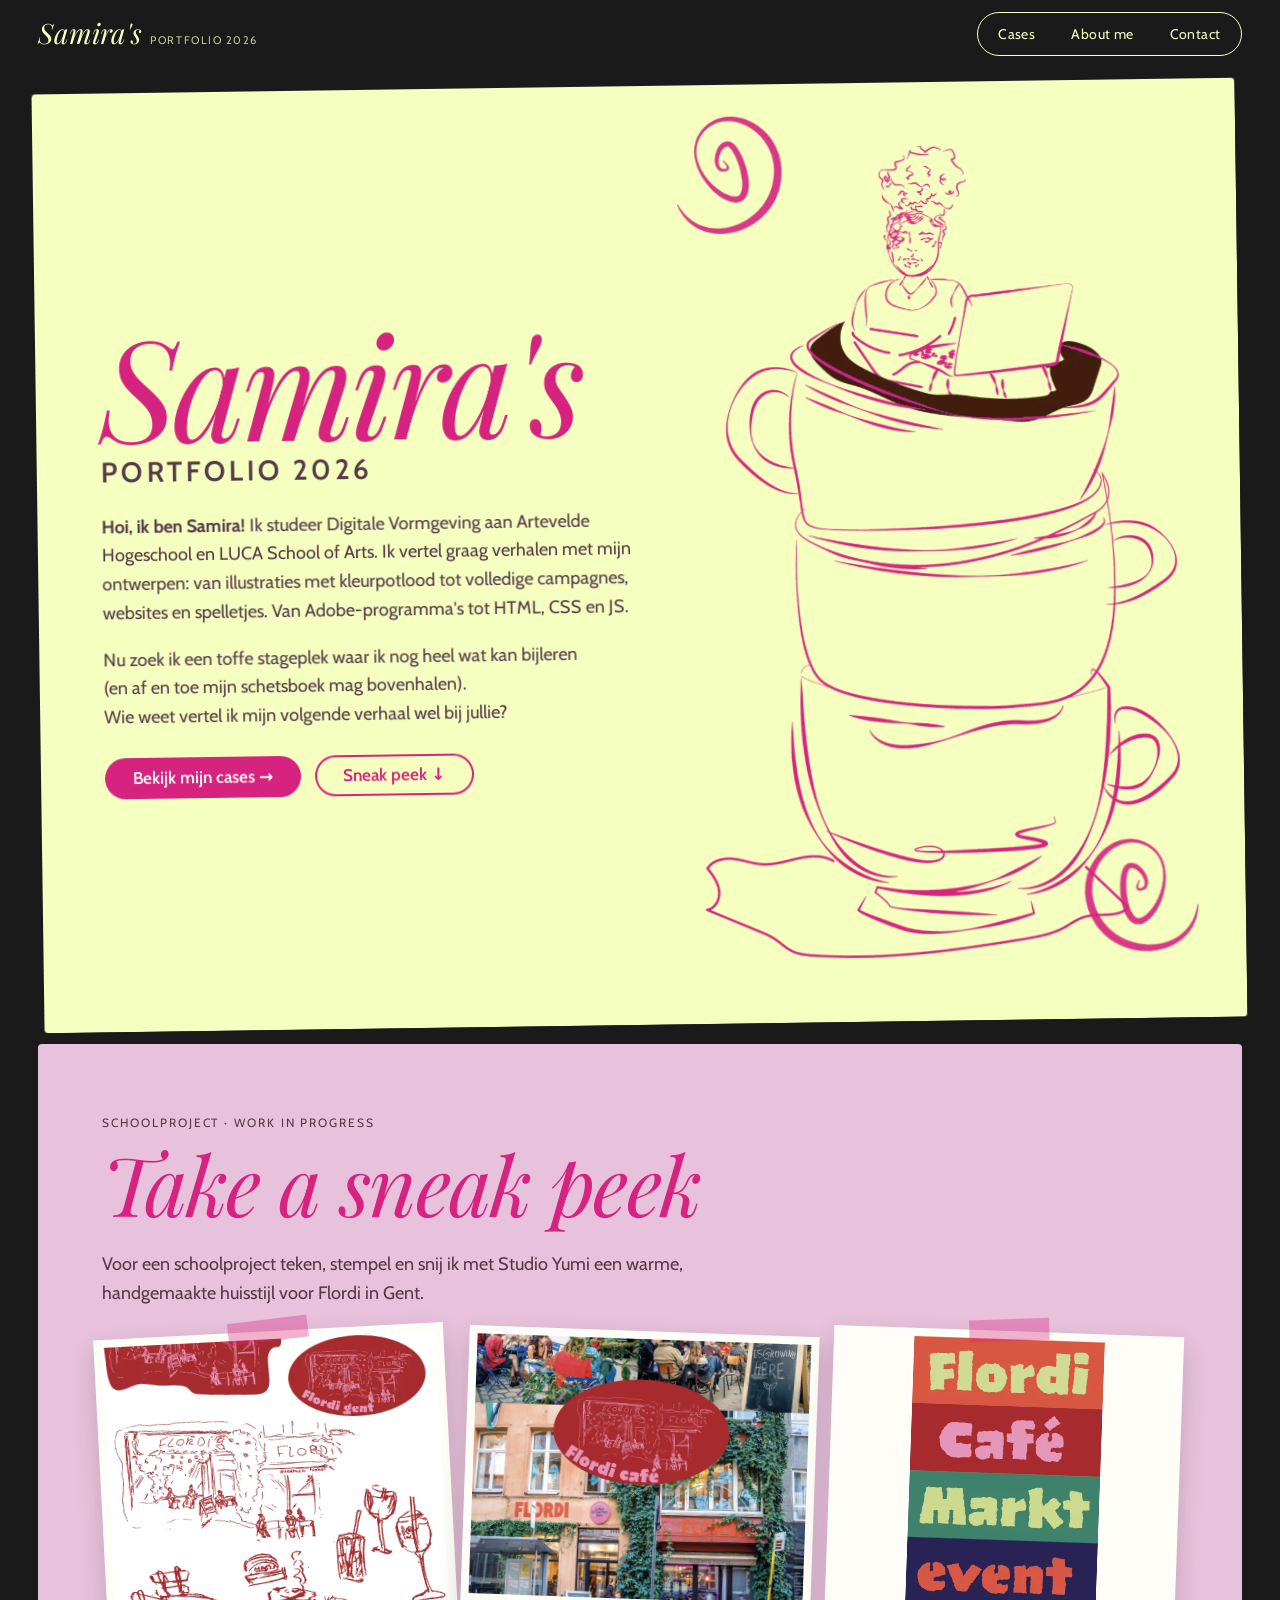
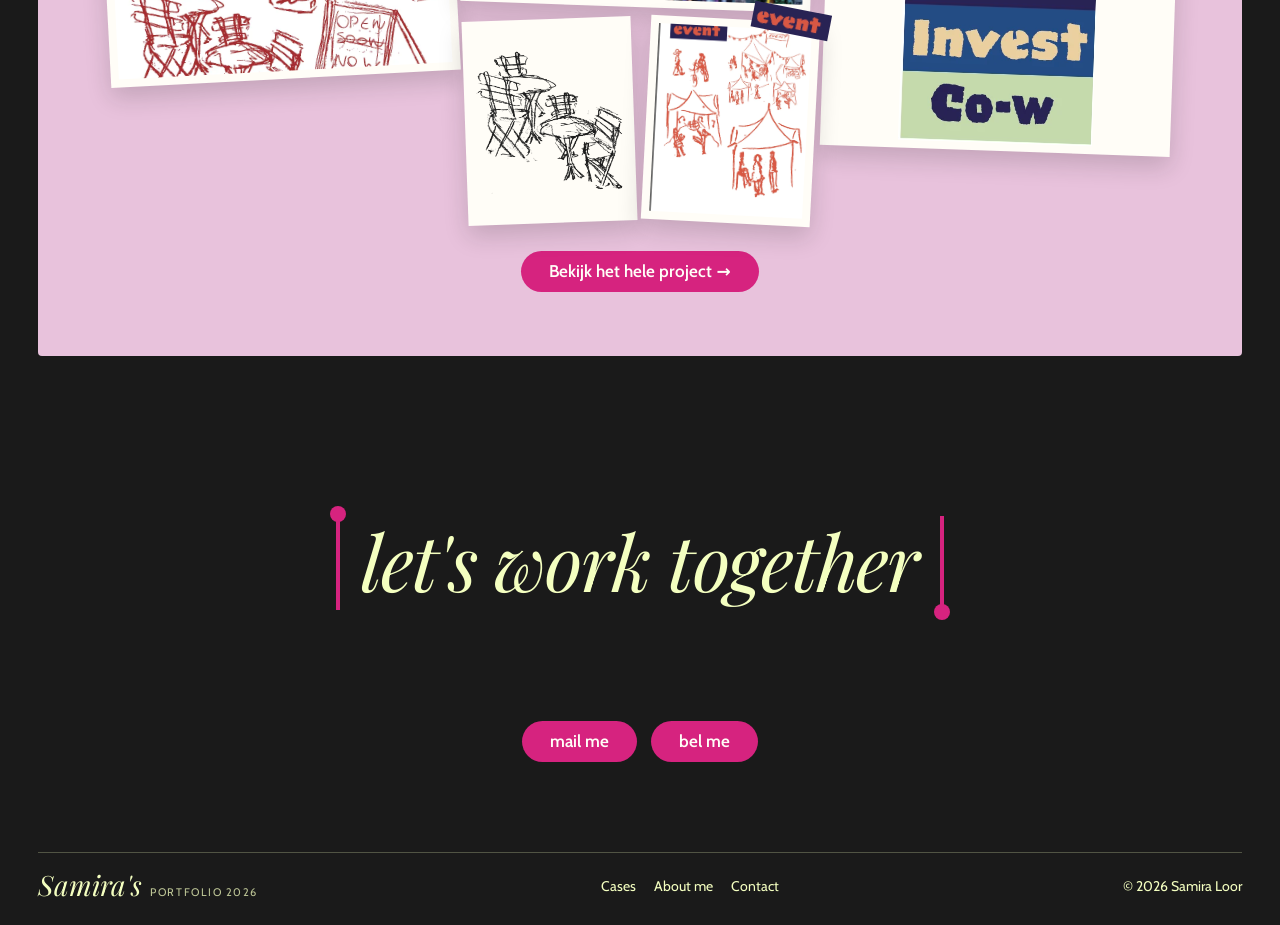
<file: index.html>
<!DOCTYPE html>
<html lang="nl">
<head>
  <meta charset="UTF-8">
  <meta name="viewport" content="width=device-width, initial-scale=1">
  <title>Samira's Portfolio 2026</title>
  <meta name="description" content="Portfolio van Samira Loor, student Digitale Vormgeving aan Artevelde Hogeschool en LUCA School of Arts.">
  <link rel="preconnect" href="https://fonts.googleapis.com"><link rel="preconnect" href="https://fonts.gstatic.com" crossorigin><link href="https://fonts.googleapis.com/css2?family=Playfair+Display:ital,wght@0,400;1,400&family=Cabin:wght@400;600;700&display=swap" rel="stylesheet">
  <link rel="icon" type="image/png" href="assets/img/favicon.png">
  <link rel="apple-touch-icon" href="assets/img/apple-touch-icon.png">
  <link rel="stylesheet" href="assets/css/style.css">
</head>
<body>
  <header class="kop-balk">
    <a class="logo" href="index.html" aria-label="Samira's Portfolio, home"><b>Samira's</b><small>portfolio 2026</small></a>
    <nav class="menu" aria-label="Hoofdmenu">
      <a href="cases.html">Cases</a>
      <a href="about.html">About me</a>
      <a href="contact.html">Contact</a>
    </nav>
  </header>

  <main>
    <section class="spread lime scheef held">
      <div>
        <h1>Samira's<span>Portfolio 2026</span></h1>
        <p class="intro"><strong>Hoi, ik ben Samira!</strong> Ik studeer Digitale Vormgeving aan Artevelde Hogeschool en LUCA School of Arts. Ik vertel graag verhalen met mijn ontwerpen: van illustraties met kleurpotlood tot volledige campagnes, websites en spelletjes. Van Adobe-programma's tot HTML, CSS en JS.</p>
        <p class="intro">Nu zoek ik een toffe stageplek waar ik nog heel wat kan bijleren <span class="een-regel">(en af en toe mijn schetsboek mag bovenhalen).</span> Wie weet vertel ik mijn volgende verhaal wel bij jullie?</p>
        <div class="knoppen">
          <a class="knop" href="cases.html">Bekijk mijn cases →</a>
          <a class="knop knop--rand" href="#sneak">Sneak peek ↓</a>
        </div>
      </div>
      <div class="held__beeld">
        <img class="krul k1" src="assets/img/home/krul.webp" alt="" aria-hidden="true">
        <a href="about.html" aria-label="Over mij">
          <img class="cup" src="assets/img/home/cup-illustratie.webp" alt="Tekening van Samira met haar laptop in een stapel koffietassen">
          <span class="tip">zie meer over mij!</span>
        </a>
        <img class="krul k2" src="assets/img/home/krul.webp" alt="" aria-hidden="true">
      </div>
    </section>

    <section class="spread roze sneak" id="sneak" aria-labelledby="sneak-kop">
      <span class="label">schoolproject · work in progress</span>
      <h2 class="kop" id="sneak-kop">Take a sneak peek</h2>
      <p class="intro">Voor een schoolproject teken, stempel en snij ik met Studio Yumi een warme, handgemaakte huisstijl voor Flordi in Gent.</p>
      <div class="collage collage--breed reveal" aria-label="Beelden uit het proces">
        <figure class="c1"><span class="tape"></span><img src="assets/img/yumi/flordi-schetsen.webp" alt="Rode schetsen van Café Flordi met logo-varianten"></figure>
        <figure class="c2"><img src="assets/img/yumi/flordi-cafe-collage.webp" alt="Collage van Café Flordi met het ovale café-logo over foto's van het terras en de gevel"></figure>
        <figure class="c3 labels contain"><span class="tape"></span><img src="assets/img/yumi/labels.webp" alt="Gestapelde labels: Flordi, Café, Markt, event, Invest en Co-work, elk in een eigen kleur" loading="lazy"></figure>
        <figure class="c5 contain"><img src="assets/img/yumi/stoelen.webp" alt="Houtskoolschets van terrasstoelen en tafels" loading="lazy"></figure>
        <figure class="c6"><img src="assets/img/yumi/sketch-event.webp" alt="Oranje schetsen van marktkramen en een event" loading="lazy"><img class="sticker" src="assets/img/yumi/label-event.webp" alt="event" loading="lazy"></figure>
      </div>
      <div class="knoppen sneak__knop"><a class="knop" href="project.html#flordi">Bekijk het hele project →</a></div>
    </section>

  </main>

  <footer class="voet">
    <p class="haakjes">let's work together</p>
    <div class="knoppen"><a class="knop" href="contact.html#mail">mail me</a><a class="knop" href="contact.html#bel">bel me</a></div>
    <div class="voet__onder">
      <a class="logo" href="index.html"><b>Samira's</b><small>portfolio 2026</small></a>
      <nav aria-label="Footer"><a href="cases.html">Cases</a><a href="about.html">About me</a><a href="contact.html">Contact</a></nav>
      <span>© 2026 Samira Loor</span>
    </div>
  </footer>
  <script src="assets/js/main.js"></script>
</body>
</html>
</file>
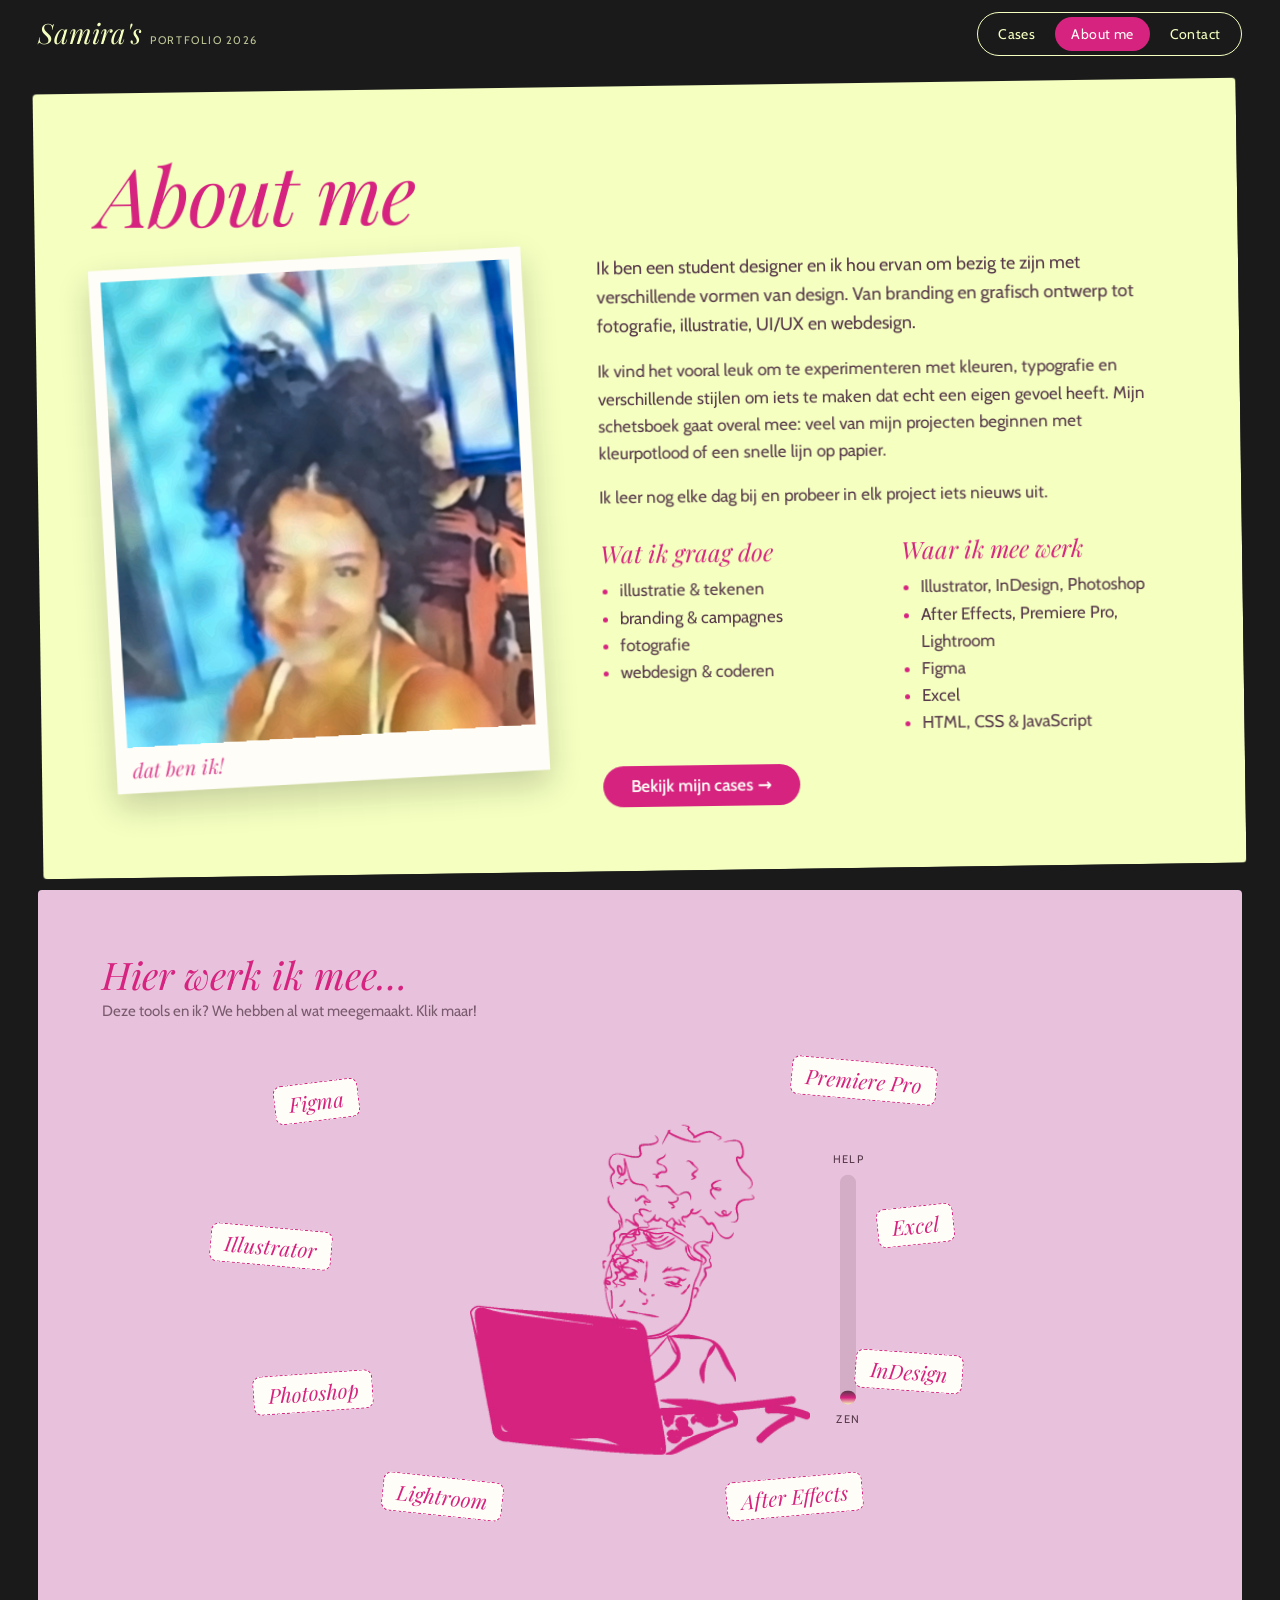
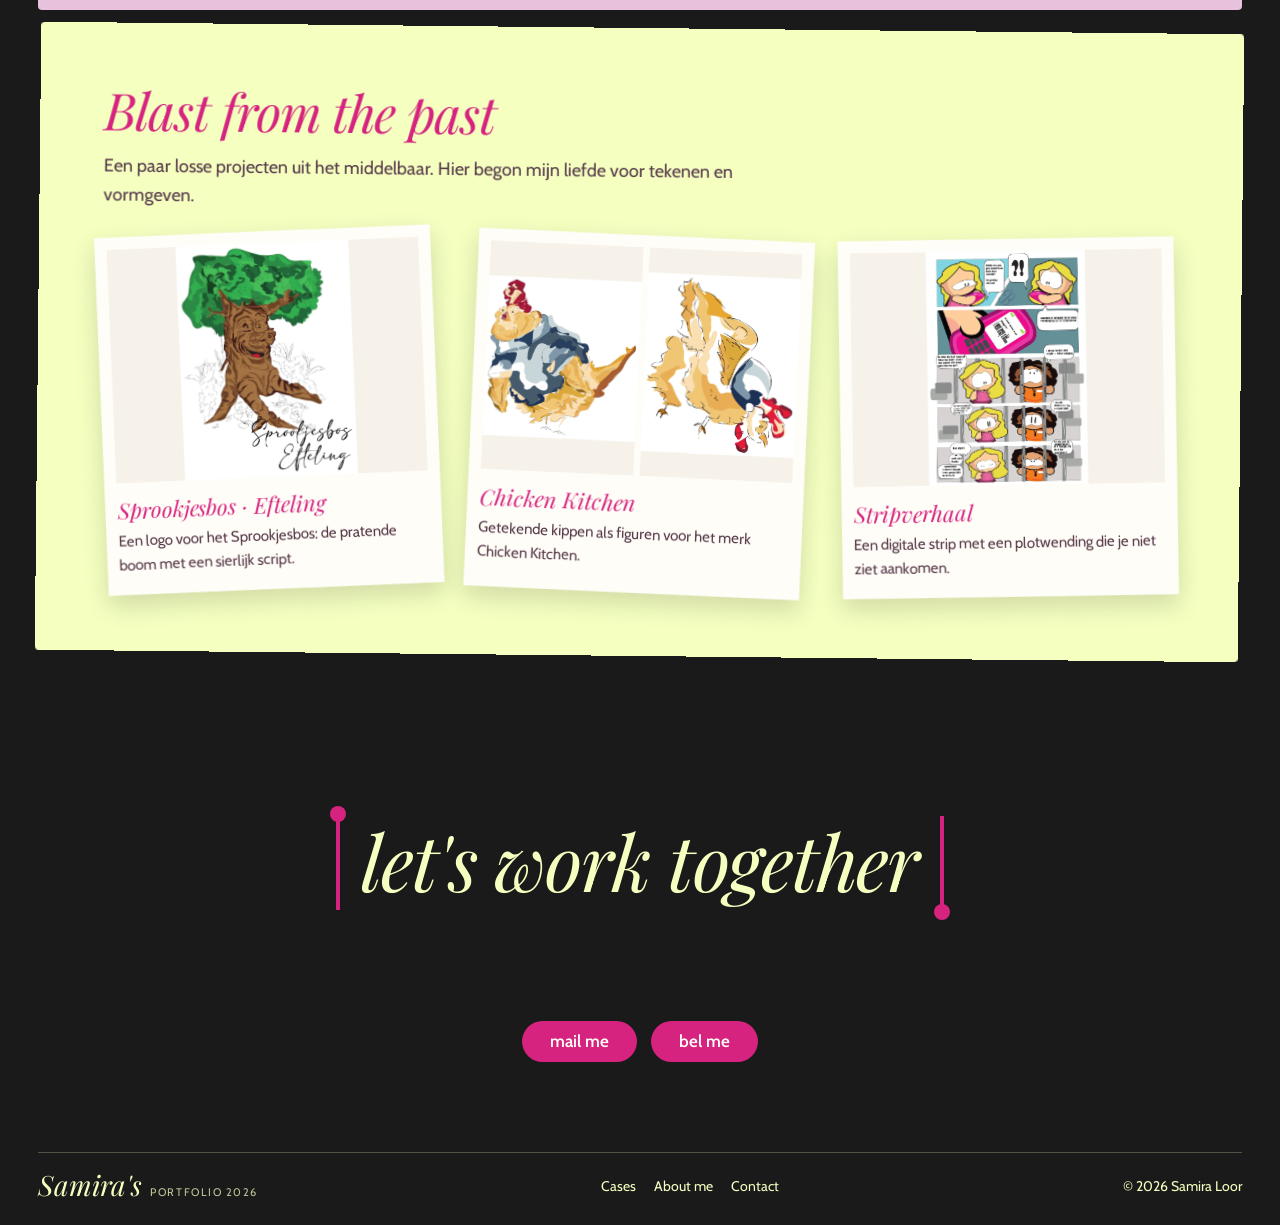
<file: about.html>
<!DOCTYPE html>
<html lang="nl">
<head>
  <meta charset="UTF-8">
  <meta name="viewport" content="width=device-width, initial-scale=1">
  <title>About me · Samira's Portfolio</title>
  <meta name="description" content="Wie is Samira Loor? Student Digitale Vormgeving op zoek naar een stageplek.">
  <link rel="preconnect" href="https://fonts.googleapis.com"><link rel="preconnect" href="https://fonts.gstatic.com" crossorigin><link href="https://fonts.googleapis.com/css2?family=Playfair+Display:ital,wght@0,400;1,400&family=Cabin:wght@400;600;700&display=swap" rel="stylesheet">
  <link rel="icon" type="image/png" href="assets/img/favicon.png">
  <link rel="apple-touch-icon" href="assets/img/apple-touch-icon.png">
  <link rel="stylesheet" href="assets/css/style.css">
</head>
<body>
  <header class="kop-balk">
    <a class="logo" href="index.html" aria-label="Samira's Portfolio, home"><b>Samira's</b><small>portfolio 2026</small></a>
    <nav class="menu" aria-label="Hoofdmenu">
      <a href="cases.html">Cases</a>
      <a href="about.html" aria-current="page">About me</a>
      <a href="contact.html">Contact</a>
    </nav>
  </header>

  <main>
    <section class="spread lime scheef" aria-labelledby="about-kop">
      <h1 class="kop" id="about-kop">About me</h1>
      <div class="over">
        <figure class="foto reveal">
          <img src="assets/img/about/samira.webp" alt="Samira met een hartvormige suikerspin">
          <figcaption>dat ben ik!</figcaption>
        </figure>
        <div class="reveal">
          <p class="intro">Ik ben een student designer en ik hou ervan om bezig te zijn met verschillende vormen van design. Van branding en grafisch ontwerp tot fotografie, illustratie, UI/UX en webdesign.</p>
          <p>Ik vind het vooral leuk om te experimenteren met kleuren, typografie en verschillende stijlen om iets te maken dat echt een eigen gevoel heeft. Mijn schetsboek gaat overal mee: veel van mijn projecten beginnen met kleurpotlood of een snelle lijn op papier.</p>
          <p>Ik leer nog elke dag bij en probeer in elk project iets nieuws uit.</p>
          <div class="lijsten">
            <div><h3>Wat ik graag doe</h3><ul><li>illustratie &amp; tekenen</li><li>branding &amp; campagnes</li><li>fotografie</li><li>webdesign &amp; coderen</li></ul></div>
            <div><h3>Waar ik mee werk</h3><ul><li>Illustrator, InDesign, Photoshop</li><li>After Effects, Premiere Pro, Lightroom</li><li>Figma</li><li>Excel</li><li>HTML, CSS &amp; JavaScript</li></ul></div>
          </div>
          <a class="knop" href="cases.html">Bekijk mijn cases →</a>
        </div>
      </div>
    </section>

    <section class="spread roze speel" aria-labelledby="speel-kop">
      <p class="speel__hint" id="speel-kop">Hier werk ik mee… <span>Deze tools en ik? We hebben al wat meegemaakt. Klik maar!</span></p>
      <div class="speel__veld">
        <div class="speel__tekening">
          <p class="speel__ballon" id="stress-tekst" aria-live="polite" hidden></p>
          <img id="stress-img" src="assets/img/about/stress-1.webp" alt="Tekening van Samira aan haar laptop">
          <div class="thermo" aria-hidden="true"><span>help</span><div class="thermo__buis"><div class="thermo__vul" id="stress-meter"></div></div><span>zen</span></div>
        </div>
        <div class="speel__labels" id="stress-knoppen" role="group" aria-label="Programma's waarmee ik werk"></div>
      </div>
    </section>

    <section class="spread lime scheef-r" aria-labelledby="blast-kop">
      <h2 class="kop kop--klein" id="blast-kop">Blast from the past</h2>
      <p class="intro">Een paar losse projecten uit het middelbaar. Hier begon mijn liefde voor tekenen en vormgeven.</p>
      <div class="blast__grid">
        <article class="polaroid reveal" style="--r:-3deg">
          <img src="assets/img/blast/efteling-logo.webp" alt="Logo voor het Sprookjesbos van de Efteling: een boom met een gezicht" loading="lazy">
          <h3>Sprookjesbos · Efteling</h3>
          <p>Een logo voor het Sprookjesbos: de pratende boom met een sierlijk script.</p>
        </article>
        <article class="polaroid reveal" style="--r:2deg">
          <div class="polaroid__duo">
            <img src="assets/img/blast/kip-1.webp" alt="Getekende kip met een sjaal" loading="lazy">
            <img src="assets/img/blast/kip-2.webp" alt="Getekende kip die achteroverleunt" loading="lazy">
          </div>
          <h3>Chicken Kitchen</h3>
          <p>Getekende kippen als figuren voor het merk Chicken Kitchen.</p>
        </article>
        <article class="polaroid reveal" style="--r:-1.5deg">
          <img src="assets/img/blast/strip.webp" alt="Digitaal stripverhaal in vijf stroken" loading="lazy">
          <h3>Stripverhaal</h3>
          <p>Een digitale strip met een plotwending die je niet ziet aankomen.</p>
        </article>
      </div>
    </section>
  </main>

  <footer class="voet">
    <p class="haakjes">let's work together</p>
    <div class="knoppen"><a class="knop" href="contact.html#mail">mail me</a><a class="knop" href="contact.html#bel">bel me</a></div>
    <div class="voet__onder">
      <a class="logo" href="index.html"><b>Samira's</b><small>portfolio 2026</small></a>
      <nav aria-label="Footer"><a href="cases.html">Cases</a><a href="about.html">About me</a><a href="contact.html">Contact</a></nav>
      <span>© 2026 Samira Loor</span>
    </div>
  </footer>
  <script src="assets/js/data.js"></script>
  <script src="assets/js/main.js"></script>
</body>
</html>
</file>
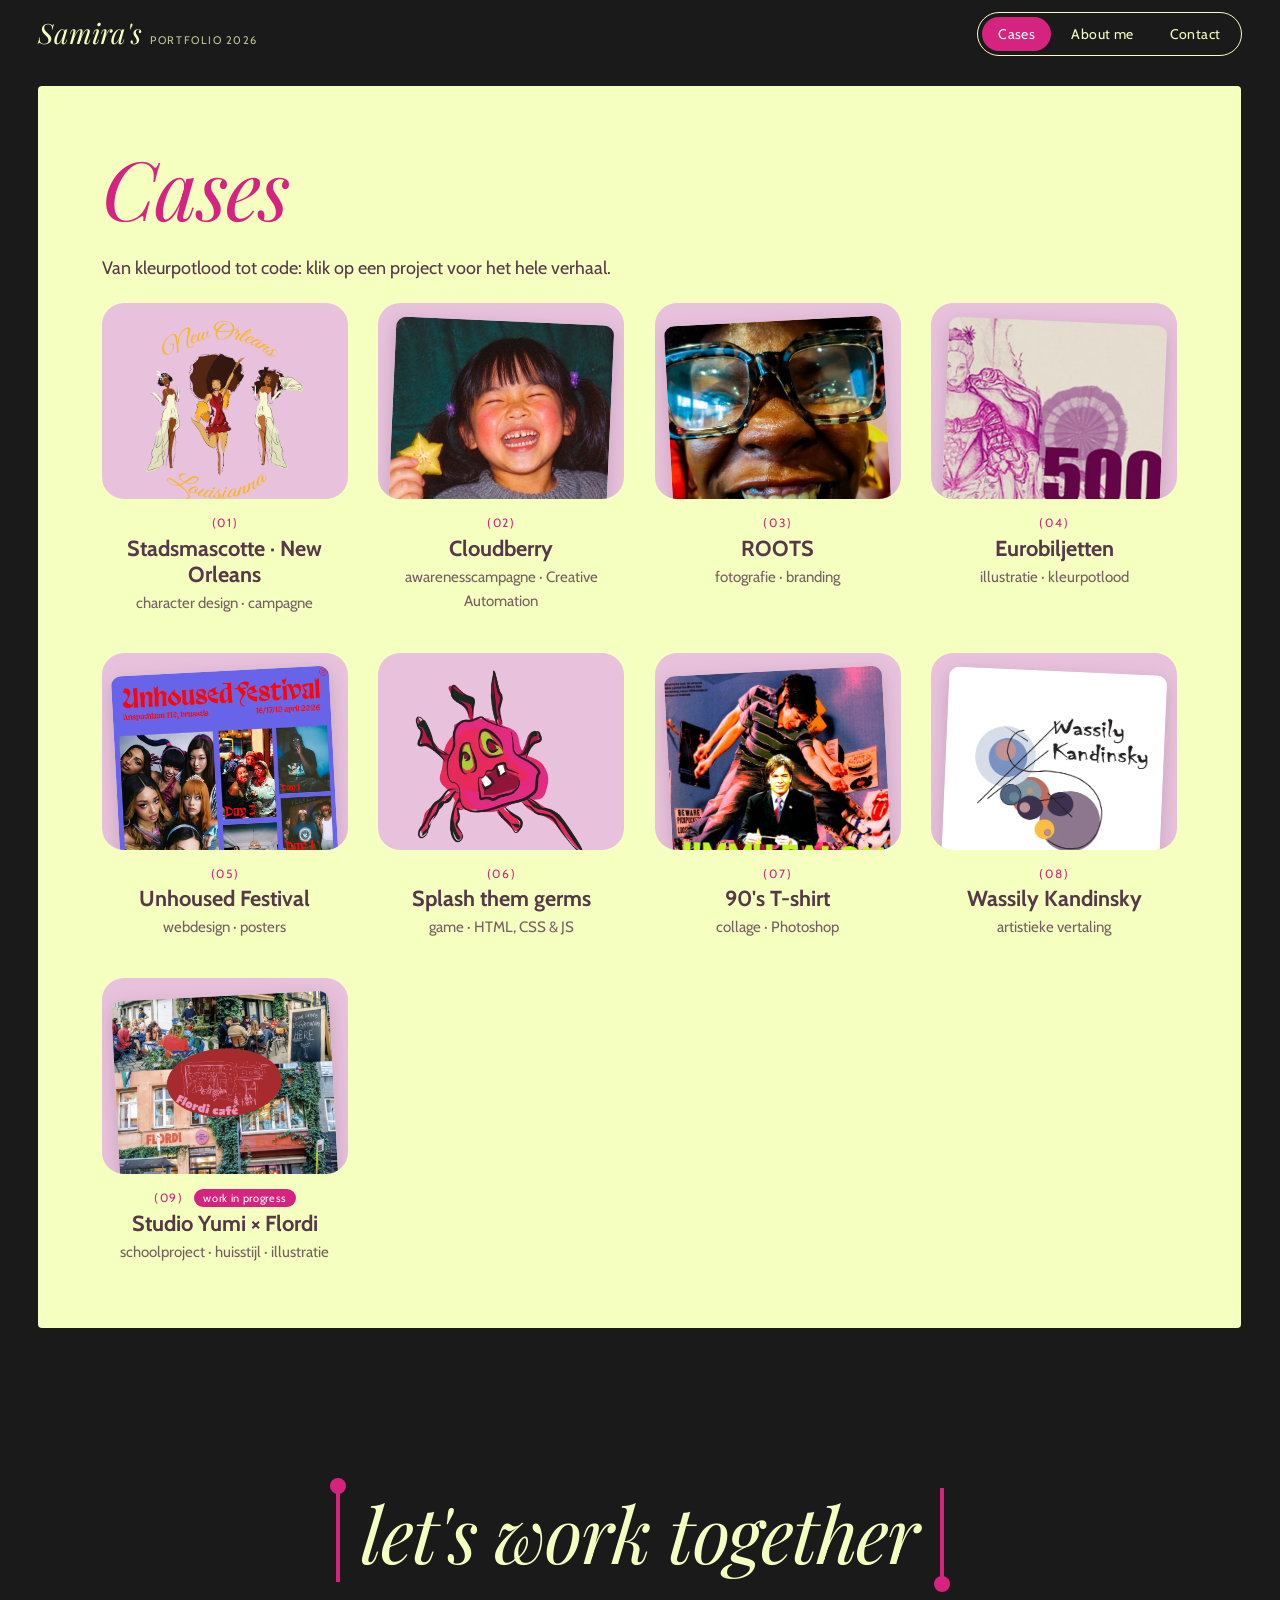
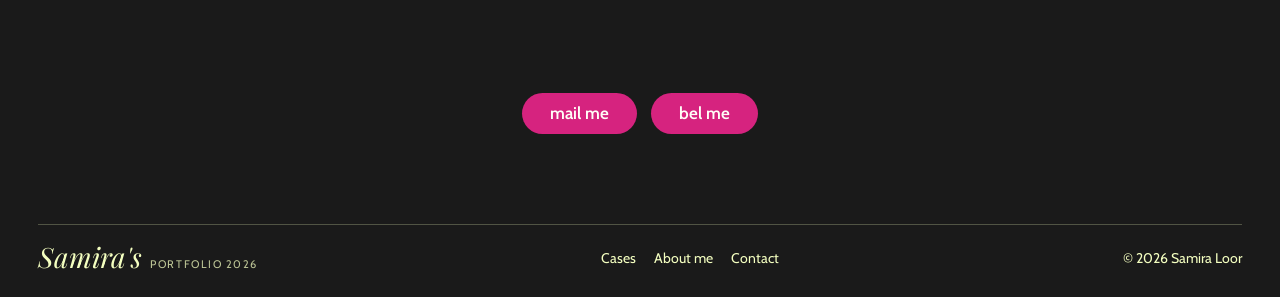
<file: cases.html>
<!DOCTYPE html>
<html lang="nl">
<head>
  <meta charset="UTF-8">
  <meta name="viewport" content="width=device-width, initial-scale=1">
  <title>Cases · Samira's Portfolio</title>
  <meta name="description" content="Alle cases van Samira Loor: illustratie, branding, fotografie, webdesign en meer.">
  <link rel="preconnect" href="https://fonts.googleapis.com"><link rel="preconnect" href="https://fonts.gstatic.com" crossorigin><link href="https://fonts.googleapis.com/css2?family=Playfair+Display:ital,wght@0,400;1,400&family=Cabin:wght@400;600;700&display=swap" rel="stylesheet">
  <link rel="icon" type="image/png" href="assets/img/favicon.png">
  <link rel="apple-touch-icon" href="assets/img/apple-touch-icon.png">
  <link rel="stylesheet" href="assets/css/style.css">
</head>
<body>
  <header class="kop-balk">
    <a class="logo" href="index.html" aria-label="Samira's Portfolio, home"><b>Samira's</b><small>portfolio 2026</small></a>
    <nav class="menu" aria-label="Hoofdmenu">
      <a href="cases.html" aria-current="page">Cases</a>
      <a href="about.html">About me</a>
      <a href="contact.html">Contact</a>
    </nav>
  </header>

  <main>
    <section class="spread lime" aria-labelledby="cases-kop">
      <h1 class="kop" id="cases-kop">Cases</h1>
      <p class="intro">Van kleurpotlood tot code: klik op een project voor het hele verhaal.</p>
      <div class="raster" id="cases-raster"></div>
    </section>
  </main>

  <footer class="voet">
    <p class="haakjes">let's work together</p>
    <div class="knoppen"><a class="knop" href="contact.html#mail">mail me</a><a class="knop" href="contact.html#bel">bel me</a></div>
    <div class="voet__onder">
      <a class="logo" href="index.html"><b>Samira's</b><small>portfolio 2026</small></a>
      <nav aria-label="Footer"><a href="cases.html">Cases</a><a href="about.html">About me</a><a href="contact.html">Contact</a></nav>
      <span>© 2026 Samira Loor</span>
    </div>
  </footer>
  <script src="assets/js/data.js"></script>
  <script src="assets/js/main.js"></script>
</body>
</html>
</file>
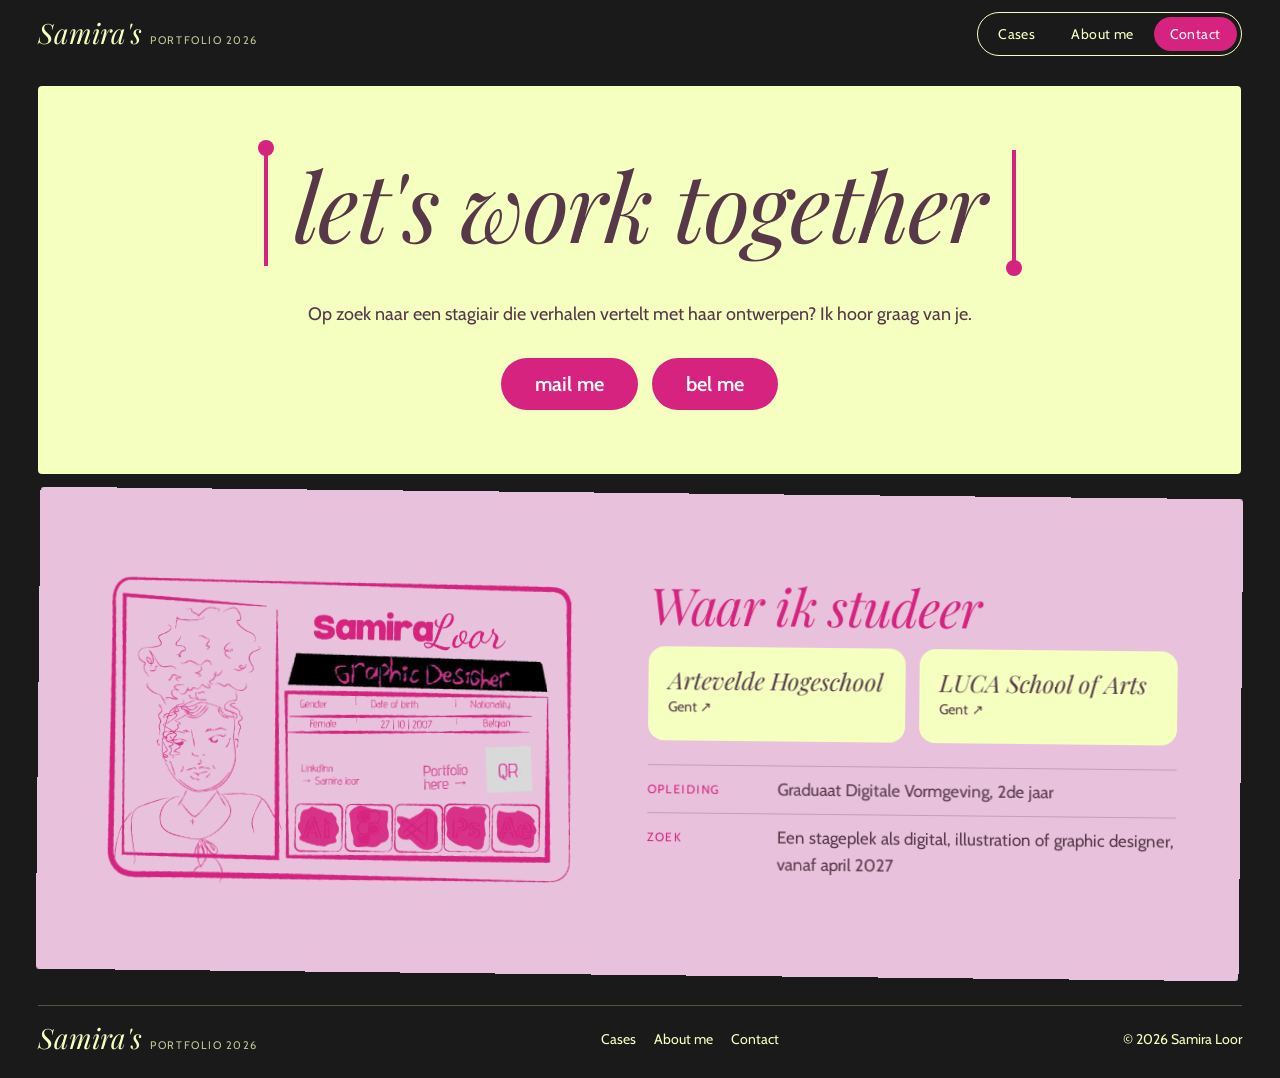
<file: contact.html>
<!DOCTYPE html>
<html lang="nl">
<head>
  <meta charset="UTF-8">
  <meta name="viewport" content="width=device-width, initial-scale=1">
  <title>Contact · Samira's Portfolio</title>
  <meta name="description" content="Contacteer Samira Loor voor een stageplek.">
  <link rel="preconnect" href="https://fonts.googleapis.com"><link rel="preconnect" href="https://fonts.gstatic.com" crossorigin><link href="https://fonts.googleapis.com/css2?family=Playfair+Display:ital,wght@0,400;1,400&family=Cabin:wght@400;600;700&display=swap" rel="stylesheet">
  <link rel="icon" type="image/png" href="assets/img/favicon.png">
  <link rel="apple-touch-icon" href="assets/img/apple-touch-icon.png">
  <link rel="stylesheet" href="assets/css/style.css">
</head>
<body>
  <header class="kop-balk">
    <a class="logo" href="index.html" aria-label="Samira's Portfolio, home"><b>Samira's</b><small>portfolio 2026</small></a>
    <nav class="menu" aria-label="Hoofdmenu">
      <a href="cases.html">Cases</a>
      <a href="about.html">About me</a>
      <a href="contact.html" aria-current="page">Contact</a>
    </nav>
  </header>

  <main>
    <section class="spread lime samen" aria-labelledby="contact-kop">
      <h1 class="haakjes" id="contact-kop">let's work together</h1>
      <p class="intro">Op zoek naar een stagiair die verhalen vertelt met haar ontwerpen? Ik hoor graag van je.</p>
      <div class="knoppen">
        <button class="knop" type="button" id="knop-mail" aria-expanded="false" aria-controls="toon-mail">mail me</button>
        <button class="knop" type="button" id="knop-bel" aria-expanded="false" aria-controls="toon-bel">bel me</button>
      </div>
      <div class="onthul" id="toon-mail" hidden></div>
      <div class="onthul" id="toon-bel" hidden></div>
    </section>

    <section class="spread roze scheef-r gegevens" aria-label="Gegevens">
      <div class="id-kaart reveal">
        <img src="assets/img/about/id-kaart.webp" alt="Getekende ID-kaart: Samira Loor, Graphic Designer, met een tekening van Samira en de icoontjes van Illustrator, Figma, VS Code, Photoshop en After Effects">
      </div>
      <div class="reveal">
        <h2 class="kop kop--klein">Waar ik studeer</h2>
        <div class="scholen">
          <a class="school" href="https://www.arteveldehogeschool.be" target="_blank" rel="noopener"><strong>Artevelde Hogeschool</strong><span>Gent ↗</span></a>
          <a class="school" href="https://www.luca-arts.be" target="_blank" rel="noopener"><strong>LUCA School of Arts</strong><span>Gent ↗</span></a>
        </div>
        <dl class="feiten">
          <div><dt>Opleiding</dt><dd id="f-opleiding"></dd></div>
          <div><dt>Zoek</dt><dd>Een stageplek als digital, illustration of graphic designer, vanaf april 2027</dd></div>
          <div id="f-linkedin-rij" hidden><dt>LinkedIn</dt><dd><a id="f-linkedin" href="#" target="_blank" rel="noopener">Samira Loor ↗</a></dd></div>
        </dl>
      </div>
    </section>
  </main>

  <footer class="voet voet--kort">
    <div class="voet__onder">
      <a class="logo" href="index.html"><b>Samira's</b><small>portfolio 2026</small></a>
      <nav aria-label="Footer"><a href="cases.html">Cases</a><a href="about.html">About me</a><a href="contact.html">Contact</a></nav>
      <span>© 2026 Samira Loor</span>
    </div>
  </footer>
  <script src="assets/js/data.js"></script>
  <script src="assets/js/main.js"></script>
</body>
</html>
</file>
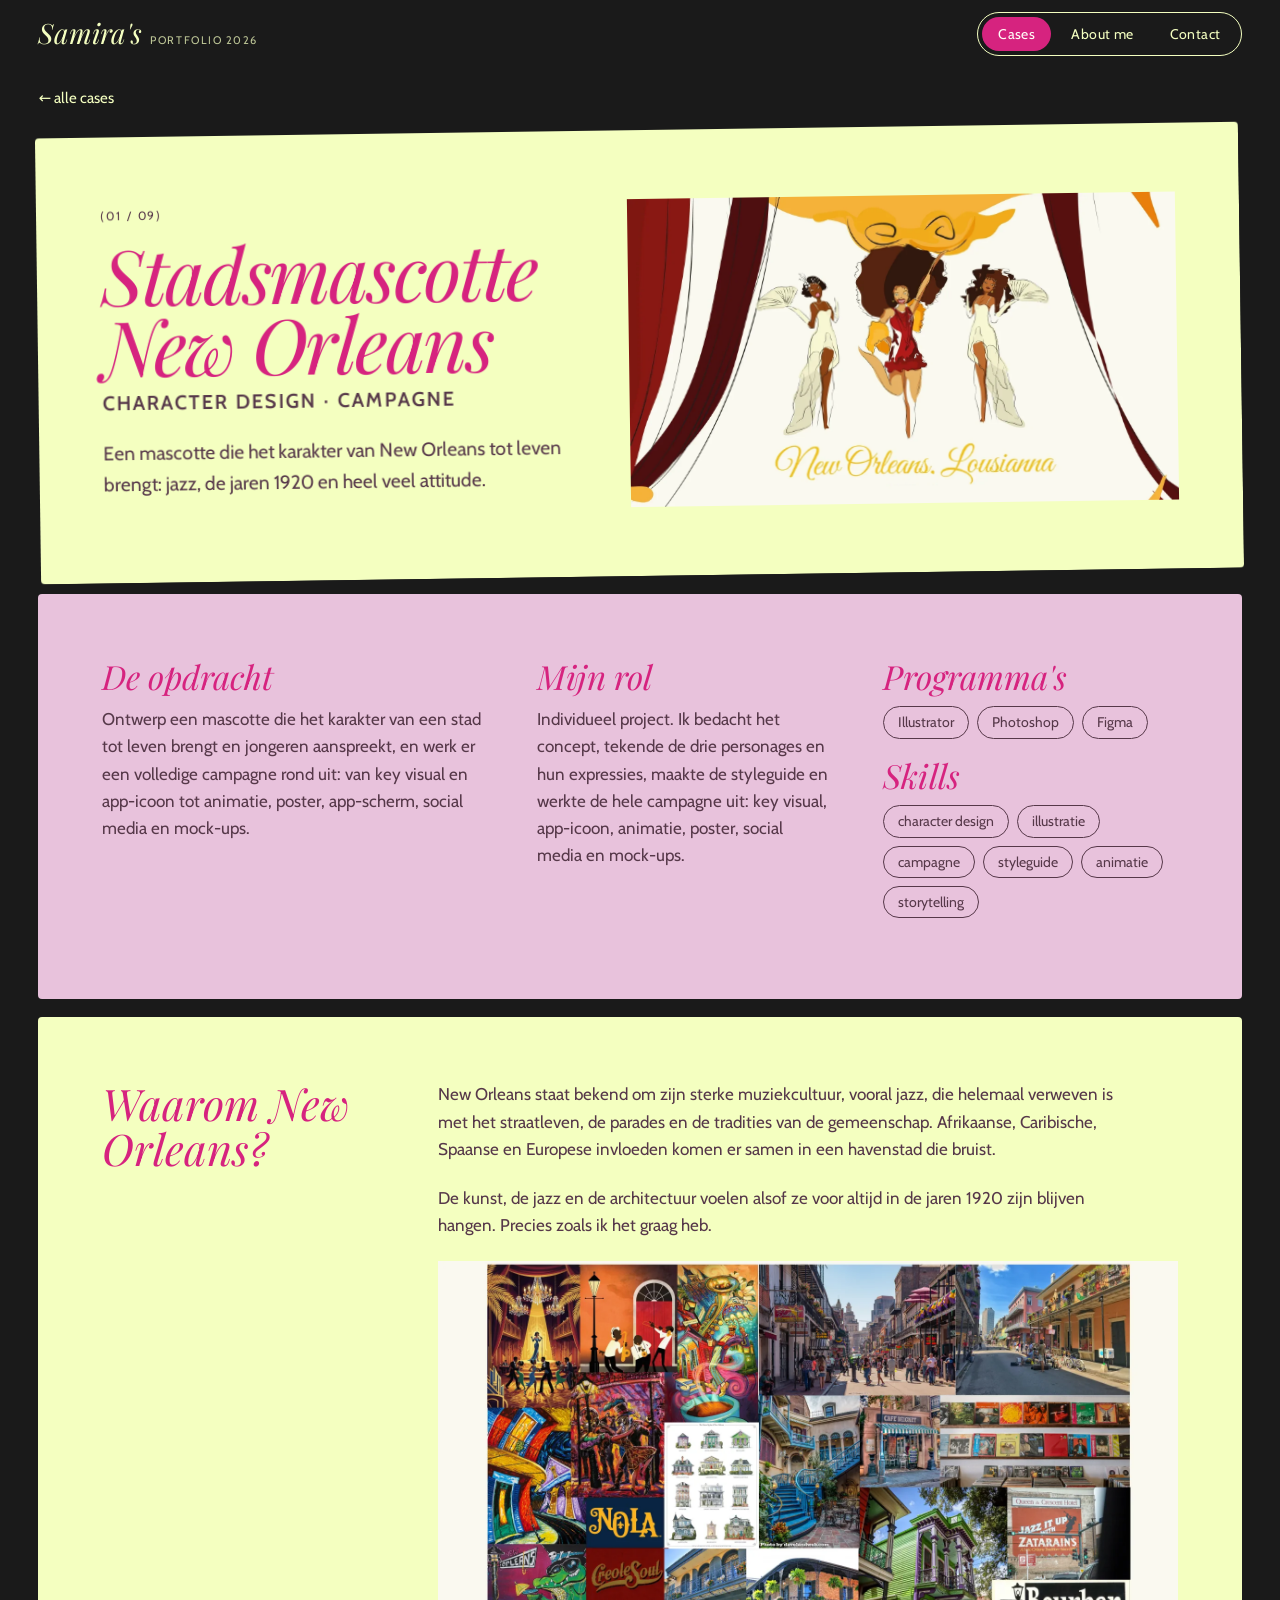
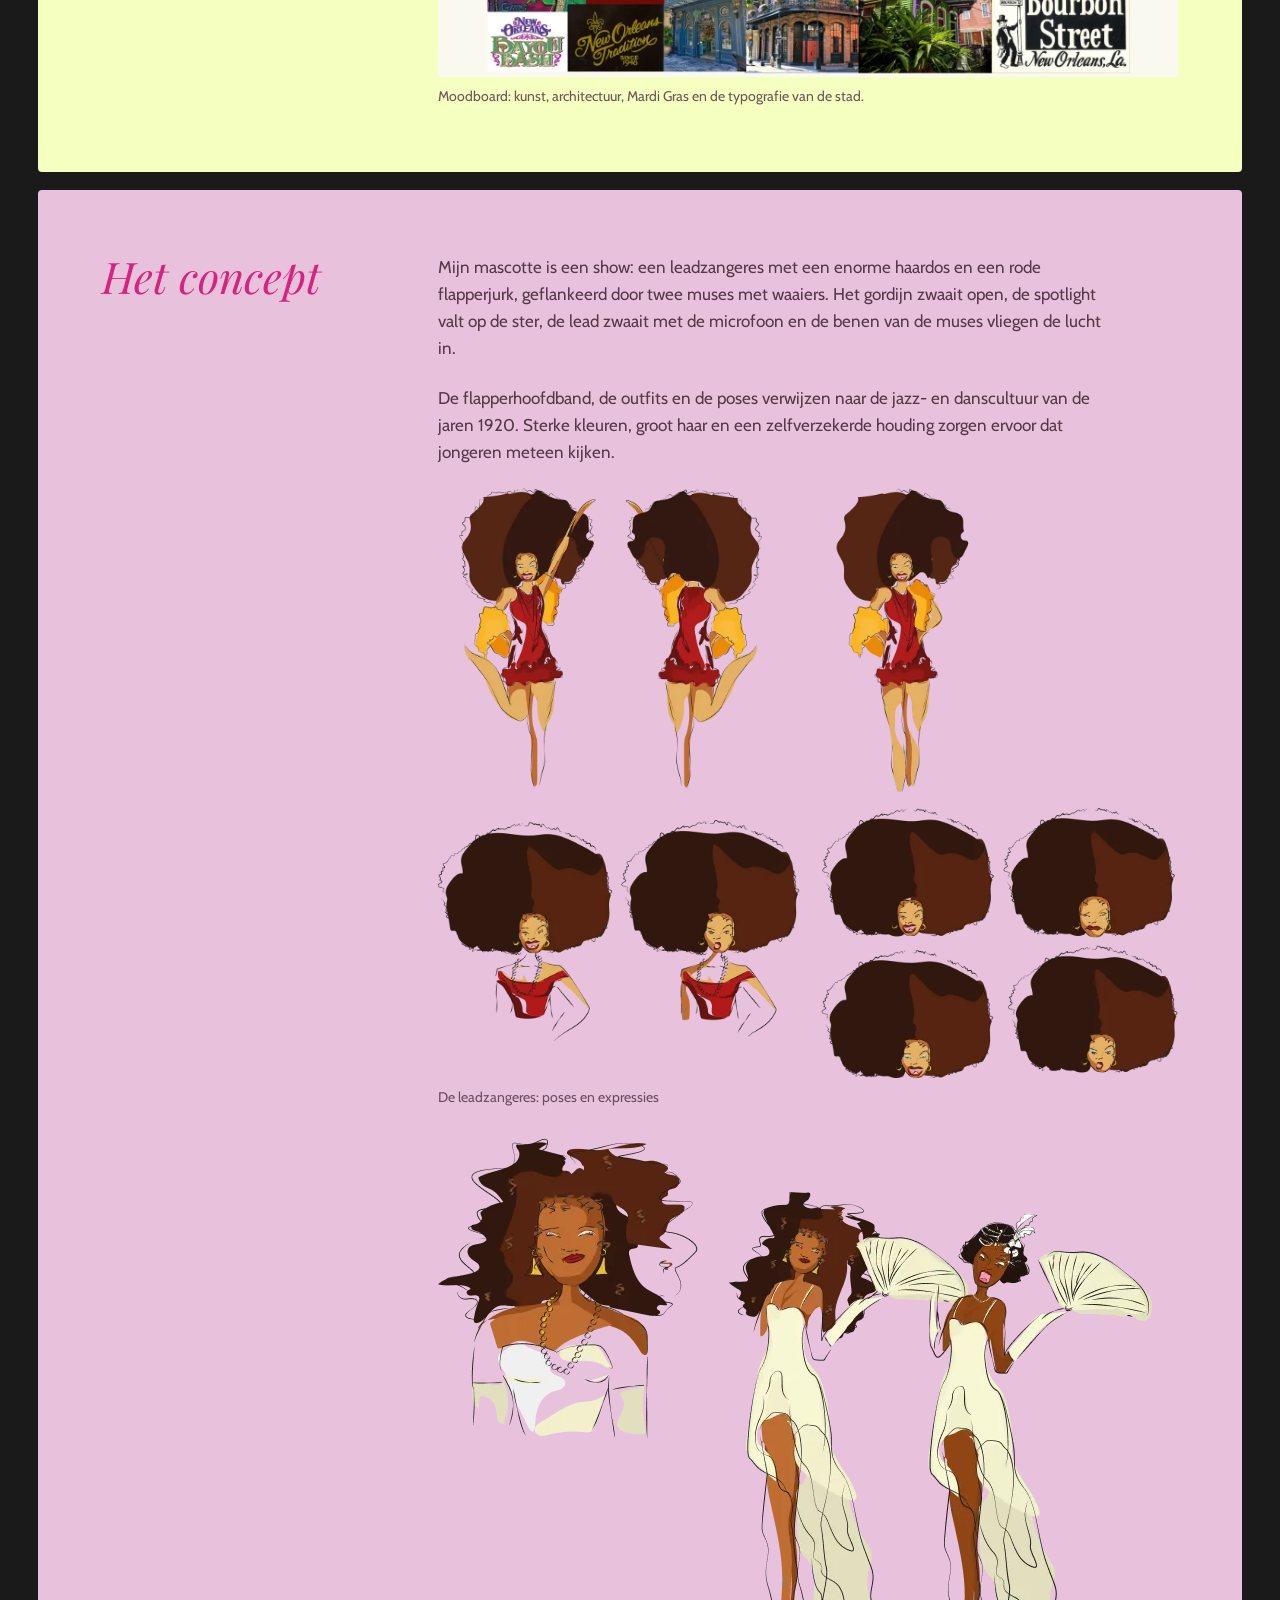
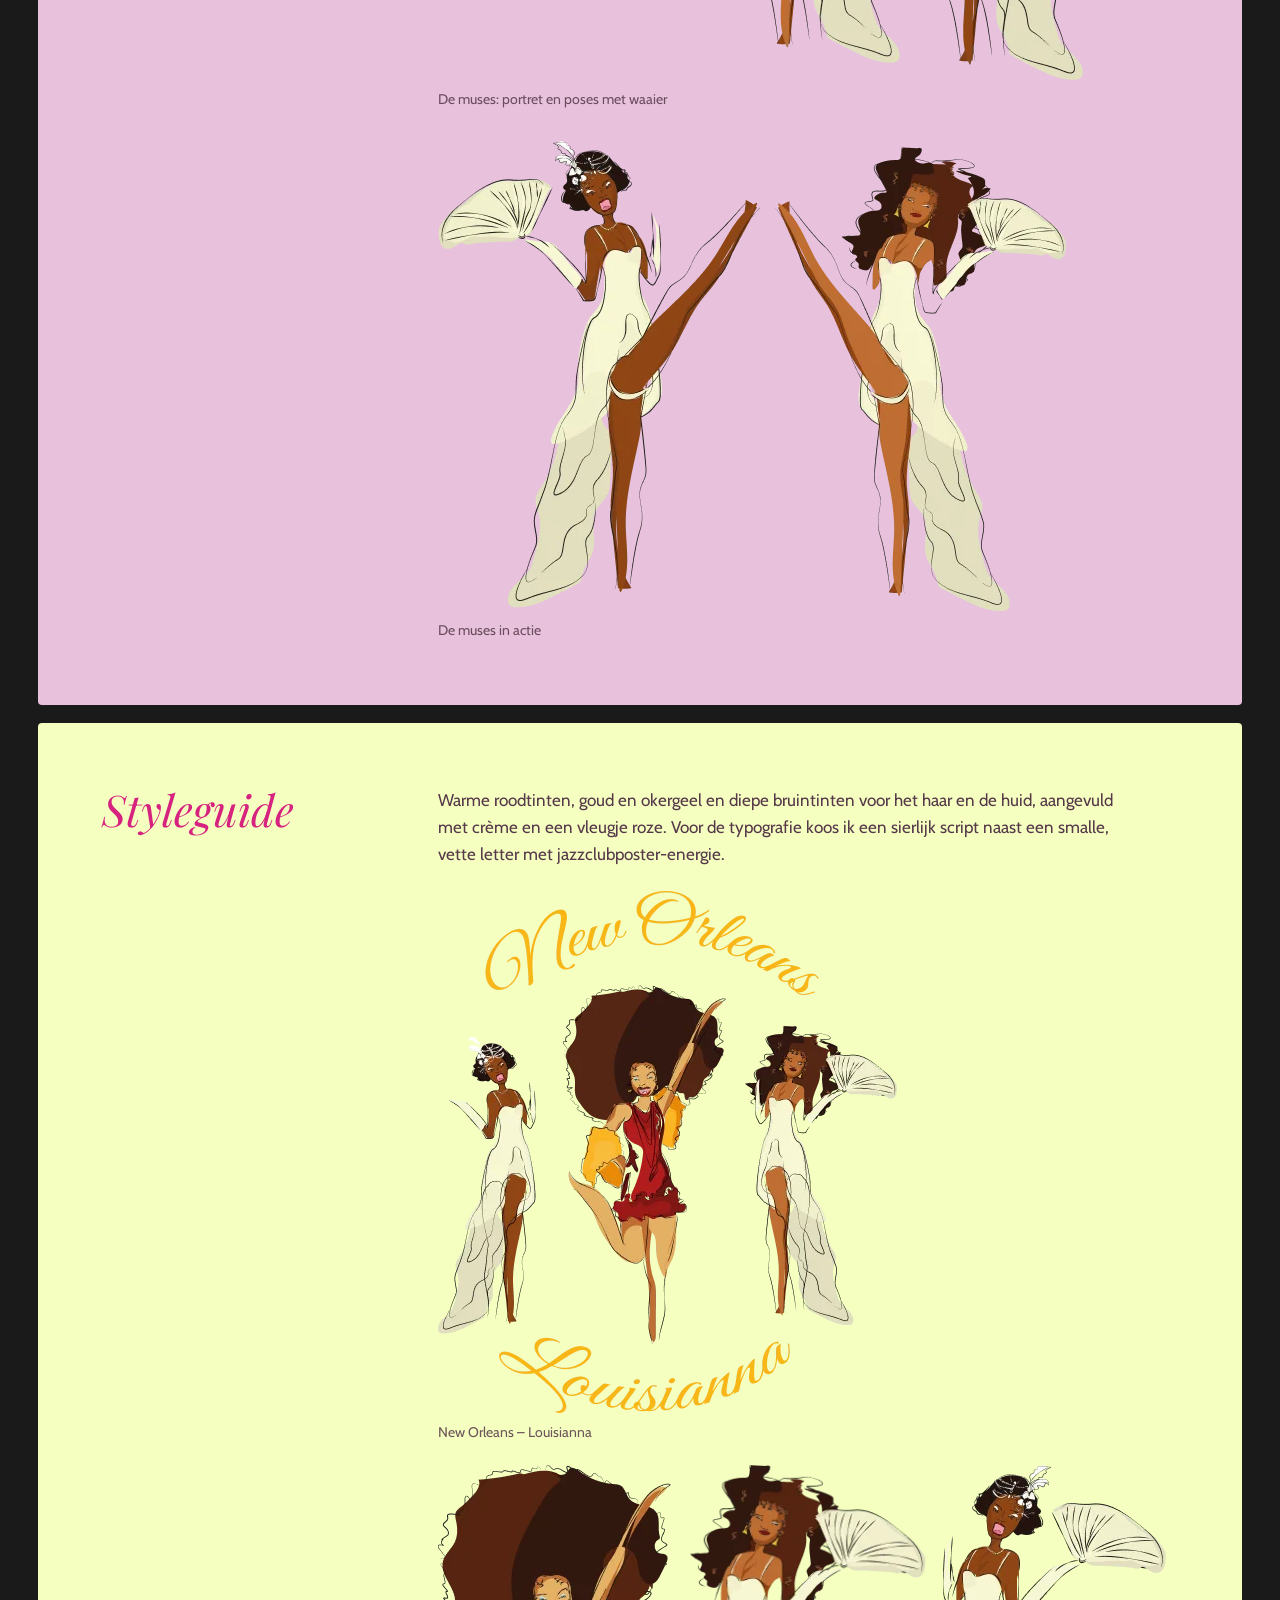
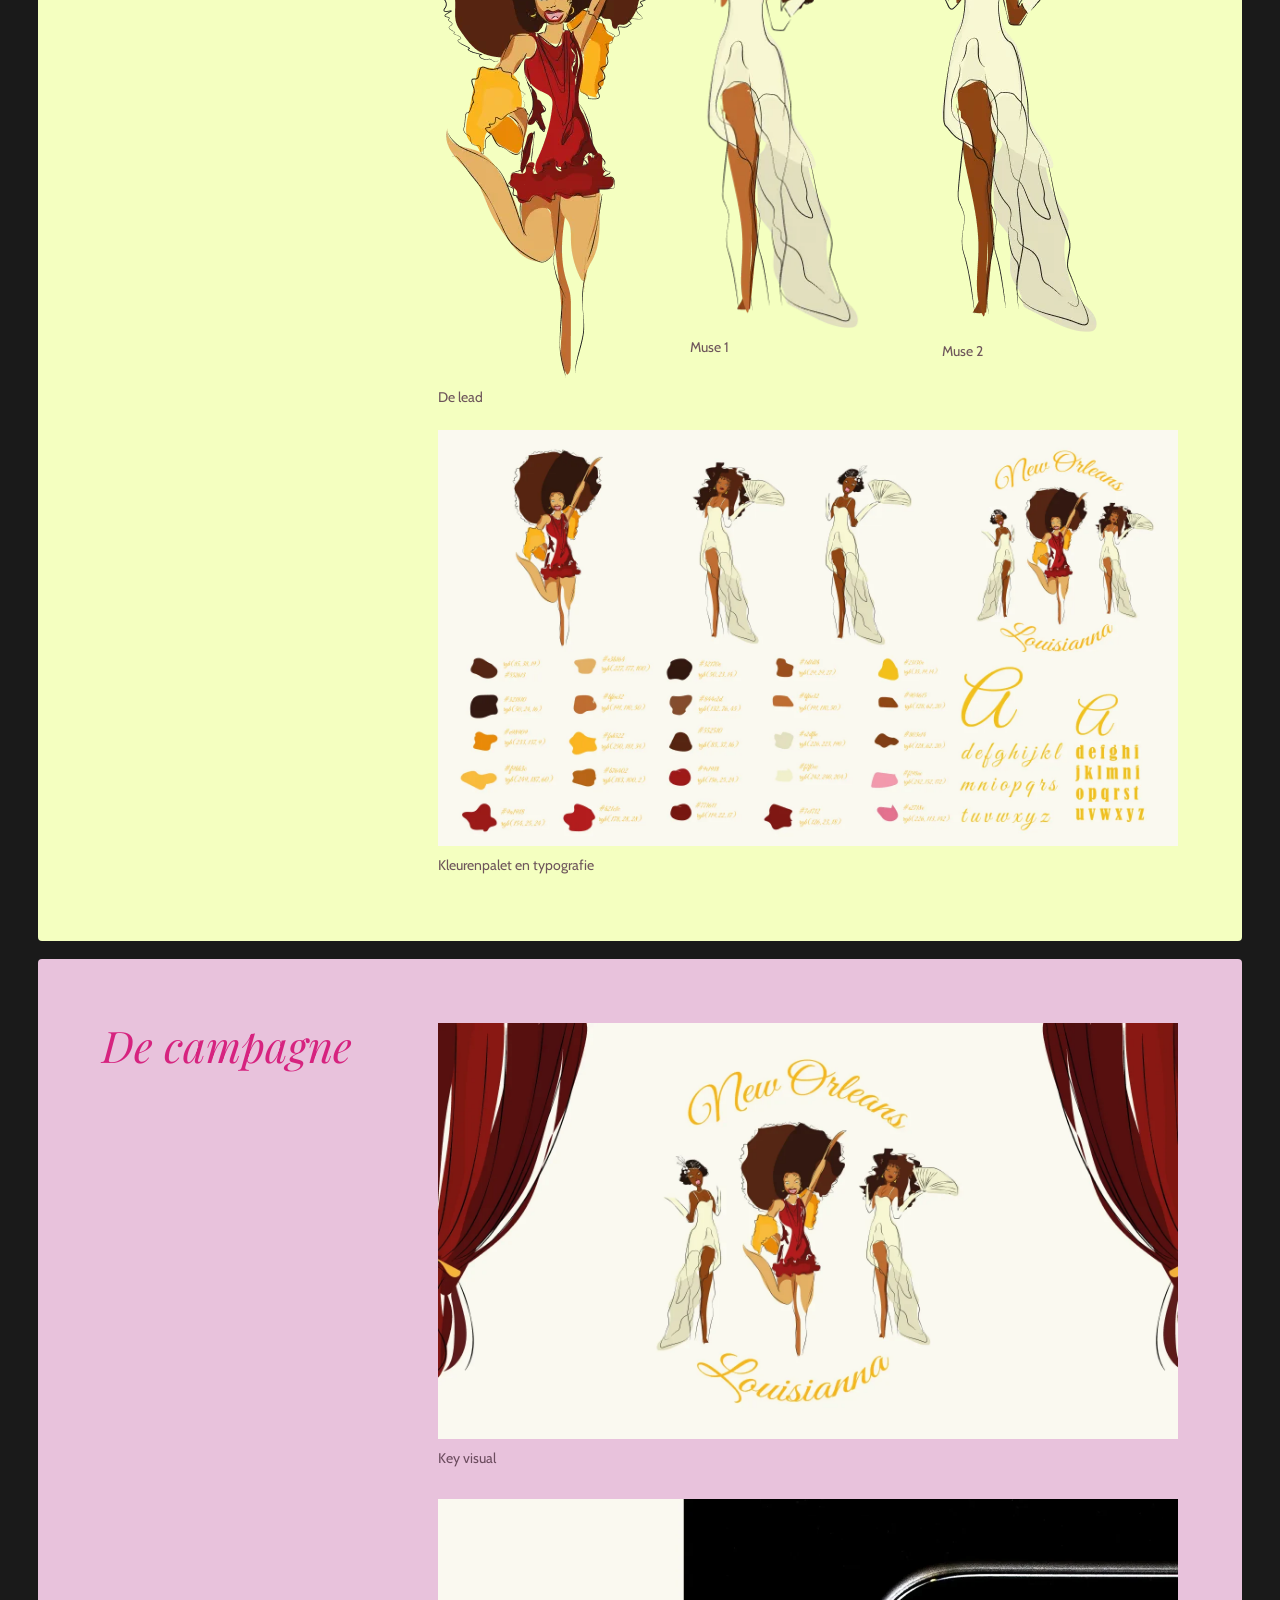
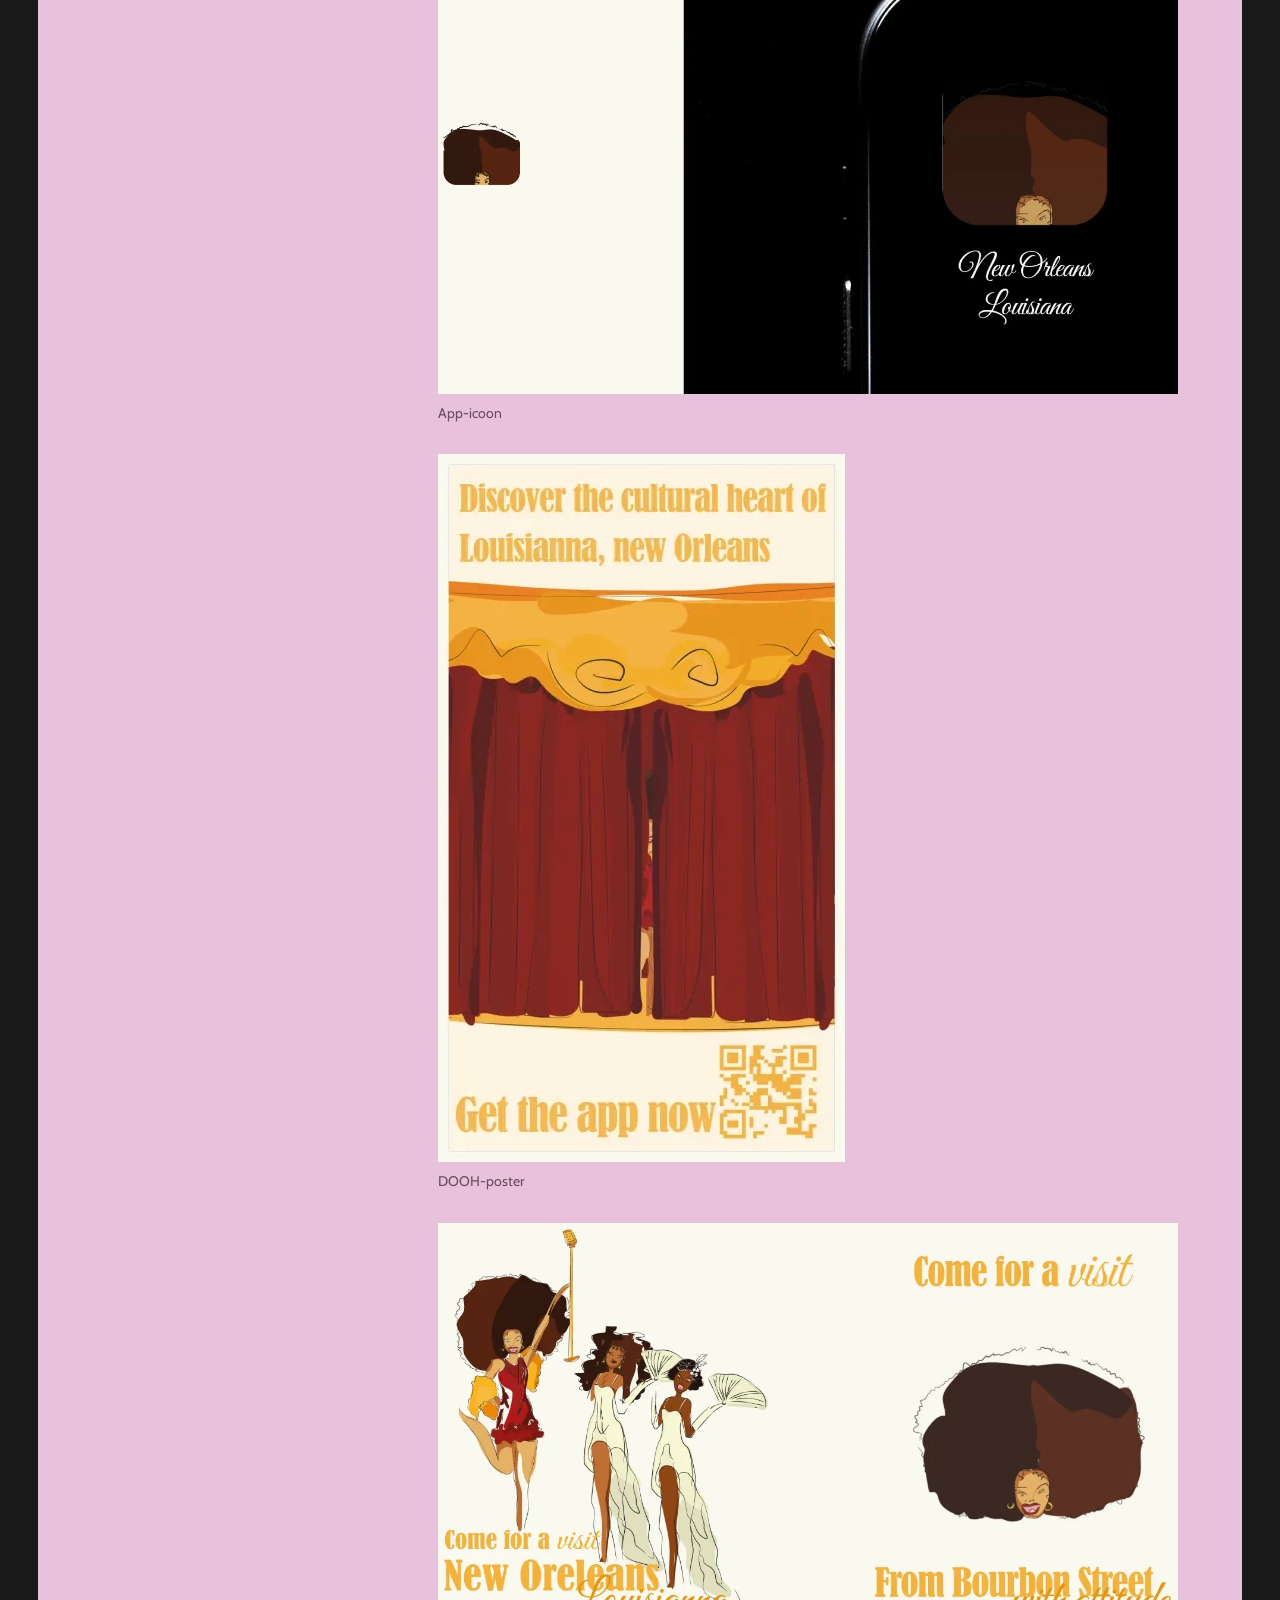
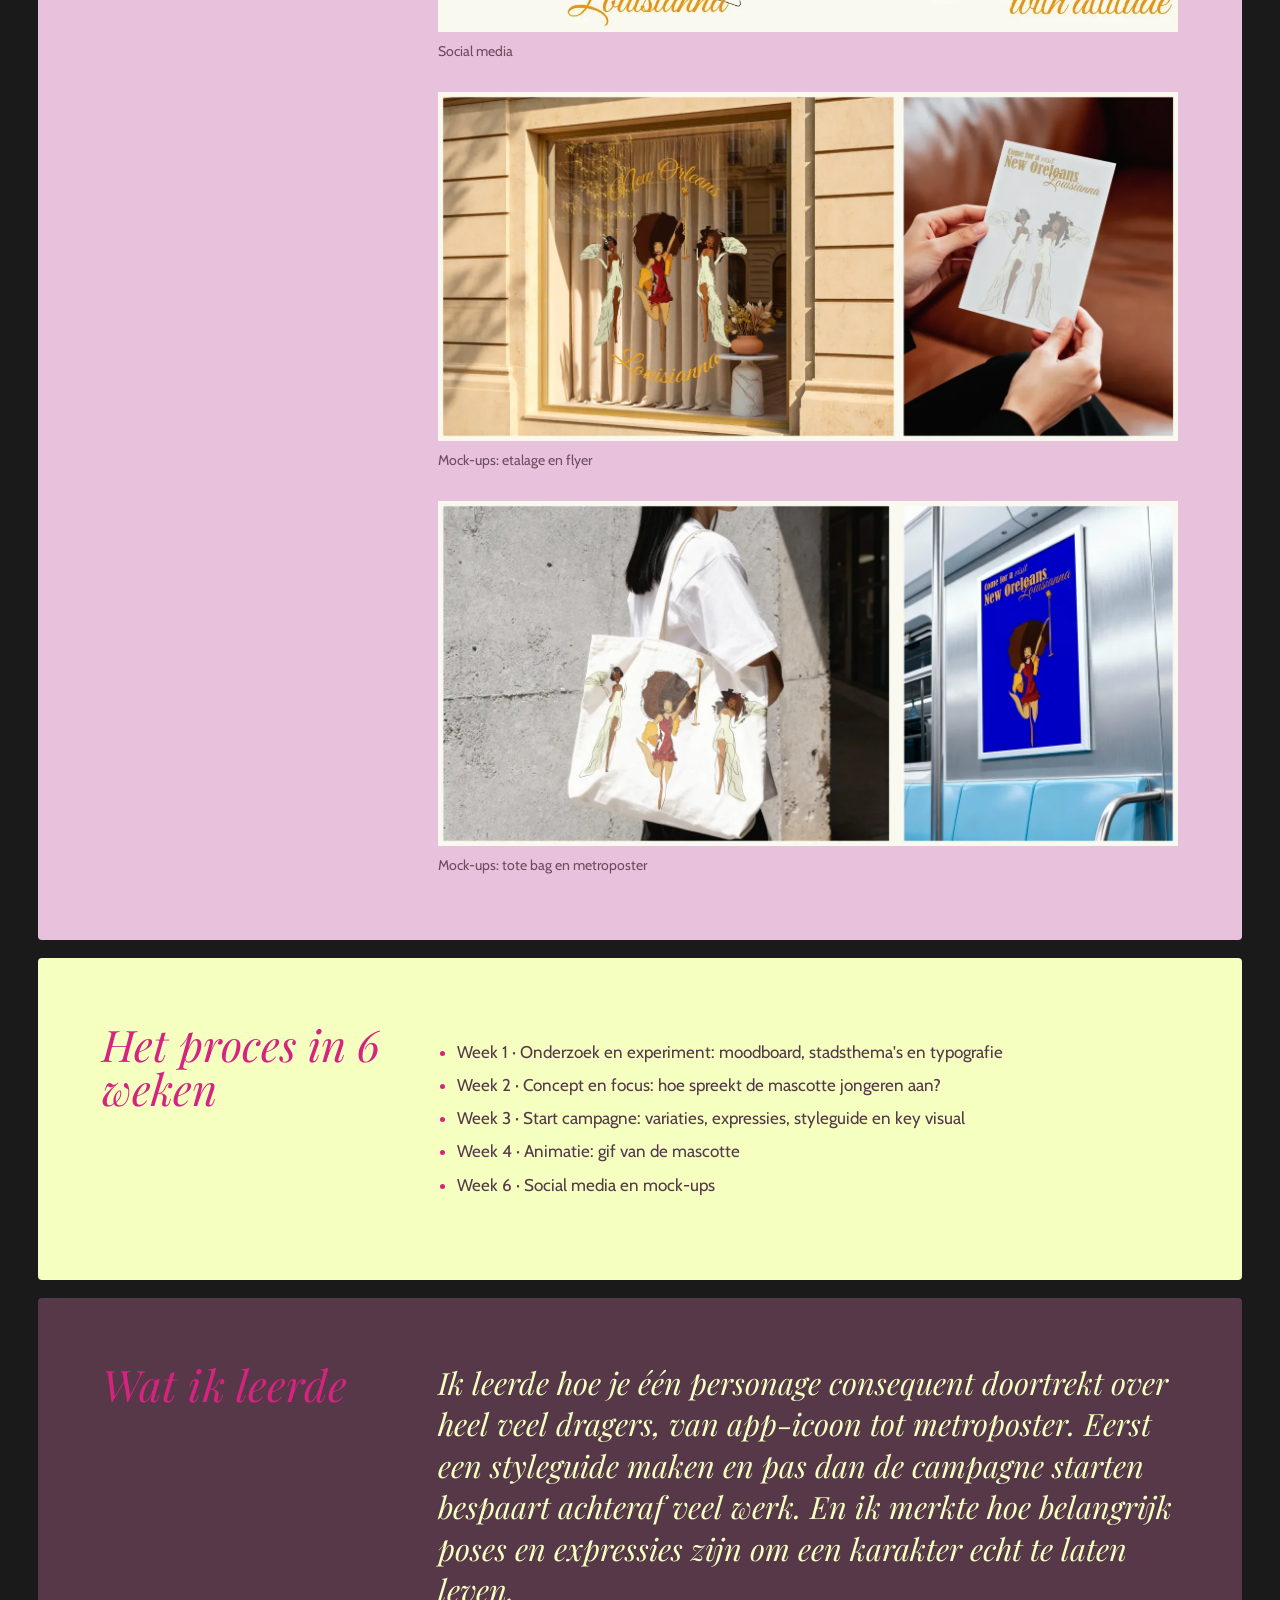
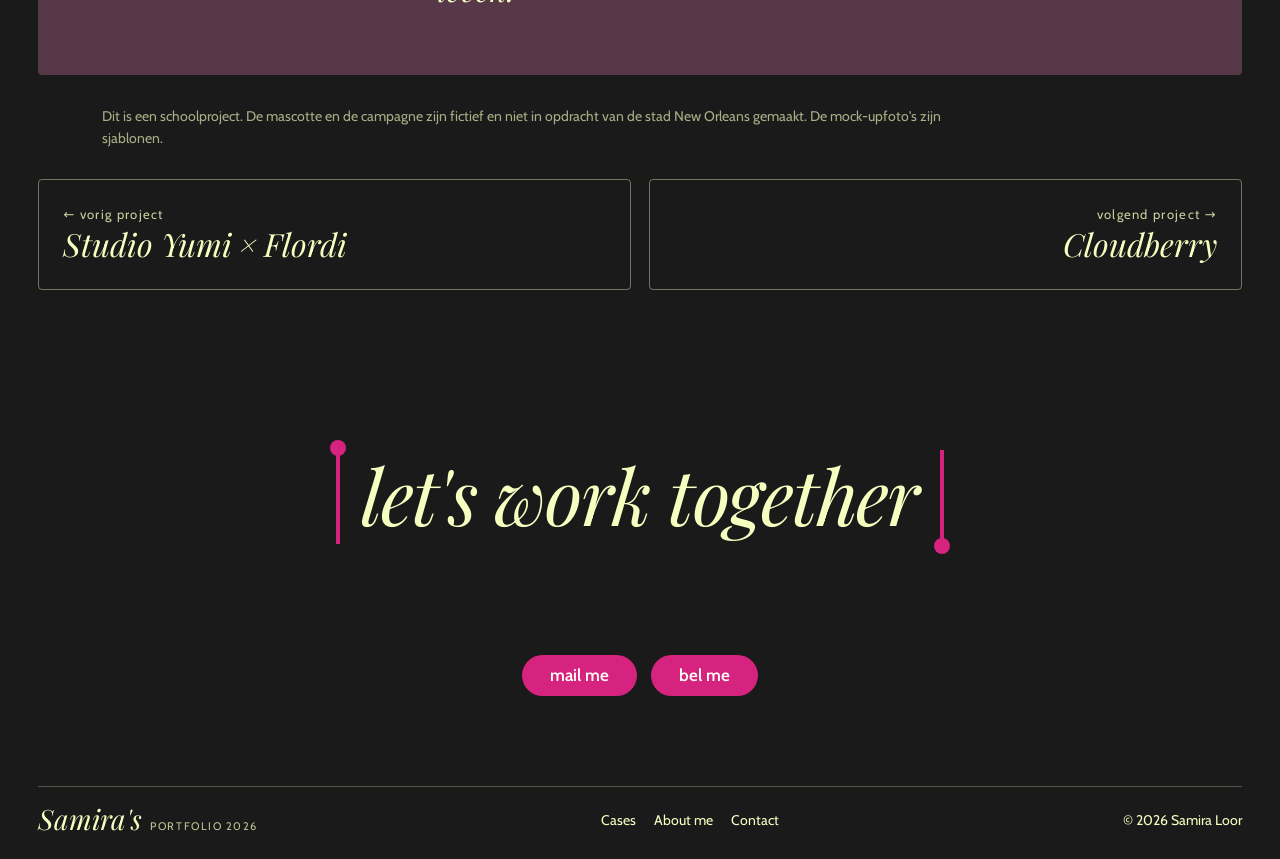
<file: project.html>
<!DOCTYPE html>
<html lang="nl">
<head>
  <meta charset="UTF-8">
  <meta name="viewport" content="width=device-width, initial-scale=1">
  <title>Project · Samira's Portfolio</title>
  <meta name="description" content="Een case uit het portfolio van Samira Loor.">
  <link rel="preconnect" href="https://fonts.googleapis.com"><link rel="preconnect" href="https://fonts.gstatic.com" crossorigin><link href="https://fonts.googleapis.com/css2?family=Playfair+Display:ital,wght@0,400;1,400&family=Cabin:wght@400;600;700&display=swap" rel="stylesheet">
  <link rel="icon" type="image/png" href="assets/img/favicon.png">
  <link rel="apple-touch-icon" href="assets/img/apple-touch-icon.png">
  <link rel="stylesheet" href="assets/css/style.css">
</head>
<body>
  <header class="kop-balk">
    <a class="logo" href="index.html" aria-label="Samira's Portfolio, home"><b>Samira's</b><small>portfolio 2026</small></a>
    <nav class="menu" aria-label="Hoofdmenu">
      <a href="cases.html" aria-current="page">Cases</a>
      <a href="about.html">About me</a>
      <a href="contact.html">Contact</a>
    </nav>
  </header>

  <main id="detail"></main>

  <div class="lightbox" id="lightbox" role="dialog" aria-modal="true" aria-label="Afbeelding vergroot">
    <button class="lb-sluit" type="button" aria-label="Sluiten">×</button>
    <img alt="">
  </div>

  <footer class="voet">
    <p class="haakjes">let's work together</p>
    <div class="knoppen"><a class="knop" href="contact.html#mail">mail me</a><a class="knop" href="contact.html#bel">bel me</a></div>
    <div class="voet__onder">
      <a class="logo" href="index.html"><b>Samira's</b><small>portfolio 2026</small></a>
      <nav aria-label="Footer"><a href="cases.html">Cases</a><a href="about.html">About me</a><a href="contact.html">Contact</a></nav>
      <span>© 2026 Samira Loor</span>
    </div>
  </footer>
  <script src="assets/js/data.js"></script>
  <script src="assets/js/project.js"></script>
</body>
</html>
</file>
<file: assets/css/style.css>
/* =========================================================
   Samira's Portfolio 2026 · magazine-layout
   Kleuren: lime-crème, poederroze, magenta, pruim, zwart
   ========================================================= */

:root {
  --lime: #F4FFC0;
  --roze: #E8C2DC;
  --mag: #D6237F;
  --mag-donker: #b01866;
  --pruim: #563849;
  --zwart: #1A1A1A;
  --wit: #FFFDF7;
  --serif: "Playfair Display", Georgia, serif;
  --sans: "Cabin", system-ui, sans-serif;
  --rand: clamp(12px, 3vw, 44px);
  --pad: clamp(22px, 5vw, 72px);
}

*, *::before, *::after { box-sizing: border-box; min-width: 0; }
html { scroll-behavior: smooth; }
body {
  margin: 0;
  background: var(--zwart);
  color: var(--pruim);
  font: 17px/1.6 var(--sans);
  overflow-x: clip;
  -webkit-font-smoothing: antialiased;
}
img, video { max-width: 100%; display: block; }
a { color: inherit; }
p { margin: 0 0 1em; }
h1, h2, h3 { margin: 0; }
:focus-visible { outline: 3px solid var(--mag); outline-offset: 3px; }
.sr { position: absolute; width: 1px; height: 1px; overflow: hidden; clip: rect(0 0 0 0); }

/* ---------- Header ---------- */
.kop-balk {
  position: sticky; top: 0; z-index: 50;
  display: flex; justify-content: space-between; align-items: center; gap: 16px;
  padding: 12px var(--rand);
  background: var(--zwart);
  color: var(--lime);
}
.logo { display: flex; align-items: baseline; gap: 8px; text-decoration: none; color: var(--lime); }
.logo b { font: italic 400 clamp(22px, 2.6vw, 28px)/1 var(--serif); }
.logo small { font-size: 11px; letter-spacing: .14em; text-transform: uppercase; opacity: .75; }
.menu { display: flex; gap: 4px; padding: 4px; border: 1.5px solid var(--lime); border-radius: 40px; }
.menu a {
  padding: 6px 16px; border-radius: 40px;
  font-size: 14px; letter-spacing: .03em; text-decoration: none;
  transition: background .2s, color .2s;
}
.menu a:hover { background: rgba(244, 255, 192, .14); }
.menu a[aria-current="page"] { background: var(--mag); color: var(--wit); }

/* ---------- Spreads (tijdschriftpagina's) ---------- */
.spread {
  margin: 18px var(--rand);
  padding: var(--pad);
  border-radius: 4px;
  position: relative;
}
.lime { background: var(--lime); }
.roze { background: var(--roze); }
.pruim { background: var(--pruim); color: var(--lime); }
.scheef { transform: rotate(-.8deg); }
.scheef-r { transform: rotate(.6deg); }

.label {
  display: inline-block; margin-bottom: 14px;
  font-size: 12px; letter-spacing: .16em; text-transform: uppercase;
}
.kop {
  font: italic 400 clamp(42px, 6.4vw, 96px)/.92 var(--serif);
  color: var(--mag);
  letter-spacing: -.02em;
  margin-bottom: .35em;
}
.kop--klein { font-size: clamp(32px, 4vw, 56px); }
.intro { max-width: 36em; font-size: 18px; }

/* ---------- Knoppen ---------- */
.knop {
  display: inline-flex; align-items: center; gap: 8px;
  padding: 12px 28px; border: 0; border-radius: 40px;
  background: var(--mag); color: var(--wit);
  font: 600 17px/1 var(--sans); text-decoration: none; cursor: pointer;
  transition: transform .2s, background .2s;
}
.knop:hover { background: var(--mag-donker); transform: translateY(-2px); }
.knop--rand { background: transparent; color: var(--mag); box-shadow: inset 0 0 0 2px var(--mag); }
.knop--rand:hover { background: var(--mag); color: var(--wit); }
.knop--klein { padding: 8px 16px; font-size: 14px; }
.knoppen { display: flex; flex-wrap: wrap; align-items: center; gap: 14px; }

/* ---------- Haakjes-titel (let's work together) ---------- */
.haakjes {
  position: relative; display: inline-block;
  padding: .05em .28em .12em;
  border-left: 4px solid var(--mag); border-right: 4px solid var(--mag);
  font: italic 400 clamp(40px, 7.4vw, 112px)/1.05 var(--serif);
  letter-spacing: -.02em;
}
.haakjes::before, .haakjes::after {
  content: ""; position: absolute; width: 16px; height: 16px; border-radius: 50%; background: var(--mag);
}
.haakjes::before { left: -10px; top: -10px; }
.haakjes::after { right: -10px; bottom: -10px; }

/* ---------- Home ---------- */
.held { display: grid; grid-template-columns: 1.15fr 1fr; gap: 4vw; align-items: center; }
.held h1 { font: italic 400 clamp(68px, 11vw, 180px)/.84 var(--serif); color: var(--mag); letter-spacing: -.035em; margin-bottom: 26px; }
.held h1 span { display: block; margin-top: 14px; font: 600 clamp(18px, 2.2vw, 30px)/1 var(--sans); color: var(--pruim); letter-spacing: .12em; text-transform: uppercase; }
.held .knoppen { margin-top: 26px; }
.held__beeld { position: relative; }
.held__beeld .cup { width: 100%; max-width: 520px; margin-inline: auto; transition: transform .4s; }
.held__beeld a:hover .cup { transform: rotate(-2deg) scale(1.02); }
.held__beeld .krul { position: absolute; width: 22%; opacity: .9; pointer-events: none; }
.held__beeld .k1 { top: -4%; left: -4%; }
.held__beeld .k2 { bottom: 0; right: -2%; transform: scaleX(-1) rotate(20deg); }
.tip {
  position: absolute; top: 8%; right: 4%;
  padding: 8px 14px; border-radius: 30px 30px 30px 4px;
  background: var(--mag); color: var(--wit); font-size: 14px; font-weight: 600;
  transform: rotate(4deg); animation: wiebel 3s ease-in-out infinite;
}
@keyframes wiebel { 50% { transform: rotate(-3deg) translateY(-4px); } }

/* ---------- Sneak peek (op home) ---------- */
.sneak__grid { display: grid; grid-template-columns: 1fr 1.1fr; gap: 5vw; align-items: start; margin-top: 10px; }
.sneak h3 { font: italic 400 clamp(26px, 3vw, 38px)/1.1 var(--serif); color: var(--mag); margin-bottom: 14px; }
.chips { display: flex; flex-wrap: wrap; gap: 8px; padding: 0; margin: 0 0 1em; list-style: none; }
.chips li { padding: 4px 14px; border: 1.5px solid currentColor; border-radius: 30px; font-size: 14px; }
.team { display: flex; gap: 14px; align-items: center; padding: 16px; margin-top: 10px; border-radius: 4px; background: var(--lime); }
.team__dots { display: flex; flex: none; }
.team__dots span { width: 30px; height: 30px; margin-left: -8px; border: 2px solid var(--lime); border-radius: 50%; background: var(--pruim); color: var(--lime); font: 700 13px/26px var(--sans); text-align: center; }
.team__dots span:first-child { margin-left: 0; background: var(--mag); }
.collage { display: grid; grid-template-columns: repeat(6, 1fr); grid-auto-rows: 70px; gap: 12px; }
.collage figure { margin: 0; position: relative; background: var(--wit); padding: 8px; box-shadow: 0 10px 24px rgba(26, 26, 26, .18); }
.collage img { width: 100%; height: 100%; object-fit: cover; }
.collage .contain img { object-fit: contain; }
.c1 { grid-column: 1 / 4; grid-row: span 4; transform: rotate(-3deg); }
.c2 { grid-column: 4 / 7; grid-row: span 3; transform: rotate(2deg); }
.c3 { grid-column: 4 / 7; grid-row: span 3; transform: rotate(-1.5deg); }
.c4 { grid-column: 1 / 3; grid-row: span 3; transform: rotate(2deg); }
.c5 { grid-column: 3 / 5; grid-row: span 2; transform: rotate(-2deg); }
.c6 { grid-column: 5 / 7; grid-row: span 2; transform: rotate(3deg); }
.c6 .sticker { position: absolute; width: 46%; height: auto; right: -10px; top: -14px; transform: rotate(8deg); }
.tape { position: absolute; z-index: 2; top: -12px; left: 50%; width: 80px; height: 22px; background: rgba(214, 35, 127, .35); transform: translateX(-50%) rotate(-4deg); }
.sneak__meer { display: grid; grid-template-columns: 1fr 1fr 1.4fr; gap: 24px; margin-top: 24px; align-items: start; }
.sneak__meer figure { margin: 0; }
.sneak__meer img { width: 100%; background: var(--wit); padding: 10px; }
figcaption { margin-top: 8px; font-size: 14px; opacity: .85; }
.wordt { margin-top: 30px; font: italic 400 26px var(--serif); color: var(--mag); }

/* ---------- Cases: raster ---------- */
.raster { display: grid; grid-template-columns: repeat(4, minmax(0, 1fr)); gap: clamp(28px, 3vw, 44px) clamp(18px, 2.4vw, 34px); margin-top: 20px; }
.kaart { display: block; text-align: center; text-decoration: none; }
.kaart__beeld {
  position: relative; aspect-ratio: 5 / 4; overflow: hidden;
  padding: 18px 14px 0; border-radius: 22px;
  background: var(--roze);
  transition: transform .3s, background .3s;
}
.kaart__beeld img {
  width: 100%; height: 115%; object-fit: cover; object-position: center top;
  border-radius: 10px; box-shadow: 0 6px 18px rgba(86, 56, 73, .22);
  transform: rotate(-3deg); transition: transform .35s;
}
.kaart__beeld.vrij img { object-fit: contain; box-shadow: none; border-radius: 0; height: 100%; transform: none; }
.kaart:nth-child(even) .kaart__beeld img { transform: rotate(2.5deg); }
.kaart:hover .kaart__beeld { transform: translateY(-6px); background: var(--mag); }
.kaart:hover .kaart__beeld img { transform: rotate(0) scale(1.03); }
.kaart__nr { display: block; margin-top: 14px; font-size: 12px; letter-spacing: .14em; color: var(--mag); }
.kaart h2 { margin-top: 2px; font: 700 clamp(19px, 1.7vw, 23px)/1.2 var(--sans); color: var(--pruim); }
.kaart p { margin: 4px 0 0; font-size: 15px; opacity: .8; }

/* ---------- Projectpagina ---------- */
.terug { display: inline-block; margin: 18px var(--rand) 0; color: var(--lime); font-size: 15px; text-decoration: none; }
.terug:hover { color: var(--mag); }
.p-held { display: grid; grid-template-columns: 1fr 1.15fr; gap: 4vw; align-items: center; }
.p-held h1 { font: italic 400 clamp(44px, 6vw, 100px)/.92 var(--serif); overflow-wrap: anywhere; color: var(--mag); letter-spacing: -.03em; }
.p-held .onder { display: block; margin-top: 10px; font: 600 clamp(16px, 1.6vw, 20px)/1.3 var(--sans); color: var(--pruim); letter-spacing: .1em; text-transform: uppercase; }
.p-held .kort { margin-top: 22px; font-size: clamp(17px, 1.5vw, 20px); max-width: 30em; }
.p-held figure { margin: 0; }
.p-held figure img { width: 100%; max-height: 72vh; object-fit: contain; }

.p-info { display: grid; grid-template-columns: 1.3fr 1fr 1fr; gap: clamp(24px, 4vw, 60px); }
.p-info h2 { font: italic 400 clamp(26px, 2.6vw, 36px)/1.1 var(--serif); color: var(--mag); margin-bottom: 12px; }
.p-info .knop { margin-top: 8px; }

.blok { display: grid; grid-template-columns: minmax(180px, 1fr) 2.6fr; gap: clamp(20px, 4vw, 60px); }
.blok__kop h2 { font: italic 400 clamp(30px, 3.4vw, 50px)/1.02 var(--serif); color: var(--mag); position: sticky; top: 90px; }
.blok__mascotte { width: 70%; max-width: 200px; margin-top: 20px; position: sticky; top: 200px; }
.blok__inhoud > * + * { margin-top: 22px; }
.blok__inhoud p { max-width: 40em; }
blockquote { margin: 0; padding-left: 22px; border-left: 4px solid var(--mag); font: italic 400 clamp(20px, 2vw, 26px)/1.4 var(--serif); }
.lijst { padding-left: 1.1em; }
.lijst li { margin-bottom: 6px; }
.lijst li::marker { color: var(--mag); }

.zoom { all: unset; display: block; cursor: zoom-in; }
.zoom:focus-visible { outline: 3px solid var(--mag); outline-offset: 3px; }
.zoom img { width: 100%; transition: transform .3s; }
.zoom:hover img { transform: scale(1.015); }

.galerij { display: grid; gap: 16px; grid-template-columns: repeat(2, 1fr); }
.galerij figure { margin: 0; }
.galerij img { width: 100%; }
.galerij.drie { grid-template-columns: repeat(3, 1fr); }
.galerij.vier { grid-template-columns: repeat(4, 1fr); }
.galerij.twee { grid-template-columns: 1fr 1fr; }
.galerij.een { grid-template-columns: 1fr; }
.galerij.masonry { display: block; columns: 3; column-gap: 16px; }
.galerij.masonry figure { break-inside: avoid; margin-bottom: 16px; }
.groot { display: grid; gap: 30px; }
.groot figure { margin: 0; }
.beeld figure { margin: 0; }

.video-rij { display: grid; grid-template-columns: 1fr 1.2fr; gap: 30px; align-items: center; }
.video-rij video { width: 100%; border-radius: 4px; background: var(--zwart); }

.geleerd { display: grid; grid-template-columns: minmax(180px, 1fr) 2.6fr; gap: clamp(20px, 4vw, 60px); }
.geleerd h2 { font: italic 400 clamp(30px, 3.4vw, 50px)/1.02 var(--serif); color: var(--mag); }
.geleerd p { font: italic 400 clamp(22px, 2.4vw, 34px)/1.35 var(--serif); margin: 0; }

.disclaimer { margin: 30px var(--rand) 0; padding: 0 var(--pad); color: rgba(244, 255, 192, .65); font-size: 14px; max-width: 70em; }
.disclaimer strong { color: var(--lime); }
.volgende { display: grid; grid-template-columns: 1fr 1fr; gap: 18px; margin: 30px var(--rand) 0; }
.volgende a { padding: 24px; border: 1.5px solid rgba(244, 255, 192, .4); border-radius: 4px; color: var(--lime); text-decoration: none; transition: background .2s, border-color .2s; }
.volgende a:hover { background: var(--mag); border-color: var(--mag); }
.volgende small { display: block; font-size: 13px; letter-spacing: .1em; opacity: .8; }
.volgende strong { font: italic 400 clamp(22px, 2.6vw, 32px)/1.2 var(--serif); }

/* Germs */
.germ-veld { display: grid; grid-template-columns: repeat(4, 1fr); gap: 10px; }
.germ { all: unset; position: relative; display: block; aspect-ratio: 1; cursor: pointer; animation: zweef 3.2s ease-in-out infinite; animation-delay: calc(var(--d) * -.4s); }
.germ img { position: absolute; inset: 0; width: 100%; height: 100%; object-fit: contain; transition: opacity .25s, transform .25s; }
.germ__splash { opacity: 0; transform: scale(.6); }
.germ.gespat .germ__heel { opacity: 0; transform: scale(1.3); }
.germ.gespat .germ__splash { opacity: 1; transform: scale(1); }
.germ.gespat { animation: none; }
@keyframes zweef { 50% { transform: translateY(-8px) rotate(3deg); } }
.germ-tip { margin-top: 10px; font-size: 14px; text-align: center; }

/* Lightbox */
.lightbox { position: fixed; inset: 0; z-index: 100; display: none; place-items: center; padding: 5vh 5vw; background: rgba(26, 26, 26, .95); }
.lightbox.open { display: grid; }
.lightbox img { max-height: 90vh; max-width: 100%; object-fit: contain; }
.lb-sluit { position: absolute; top: 14px; right: 18px; border: 0; background: none; color: var(--mag); font-size: 52px; line-height: 1; cursor: pointer; }

/* ---------- About ---------- */
.over { display: grid; grid-template-columns: .9fr 1.2fr; gap: 5vw; align-items: start; }
.foto { position: relative; margin: 0; padding: 12px 12px 46px; background: var(--wit); box-shadow: 0 14px 30px rgba(26, 26, 26, .2); transform: rotate(-2.5deg); }
.foto figcaption { position: absolute; bottom: 10px; left: 16px; font: italic 400 20px var(--serif); color: var(--mag); }
.lijsten { display: grid; grid-template-columns: 1fr 1fr; gap: 24px; margin: 26px 0; }
.lijsten h3 { font: italic 400 24px var(--serif); color: var(--mag); margin-bottom: 8px; }
.lijsten ul { padding-left: 1.1em; margin: 0; }
.lijsten li::marker { color: var(--mag); }

.stress { display: grid; grid-template-columns: 1fr 1fr; gap: 5vw; align-items: center; }
.stress__knoppen { display: flex; flex-wrap: wrap; gap: 8px; margin-top: 20px; }
.stress__knoppen button { padding: 8px 16px; border: 1.5px solid var(--pruim); border-radius: 30px; background: transparent; color: var(--pruim); font: 15px var(--sans); cursor: pointer; }
.stress__knoppen button:hover { background: var(--lime); }
.stress__knoppen button[aria-pressed="true"] { background: var(--mag); border-color: var(--mag); color: var(--wit); }
.stress__beeld img { width: min(100%, 340px); margin: 0 auto; transition: opacity .16s, transform .16s; }
.stress__beeld img.wissel { opacity: 0; transform: scale(.95); }
.ballon { margin: 16px auto; padding: 14px 20px; max-width: 26em; border-radius: 20px 20px 20px 4px; background: var(--wit); font-size: 16px; text-align: center; }
.meter__label { display: flex; justify-content: space-between; font-size: 12px; letter-spacing: .12em; text-transform: uppercase; }
.meter__balk { height: 14px; margin-top: 6px; border-radius: 20px; background: rgba(86, 56, 73, .15); overflow: hidden; }
.meter__vul { height: 100%; width: 0; border-radius: 20px; background: linear-gradient(90deg, var(--lime), var(--mag), var(--pruim)); background-size: 340px 100%; transition: width .5s; }

.blast__grid { display: grid; grid-template-columns: repeat(3, 1fr); gap: 34px; margin-top: 20px; }
.polaroid { margin: 0; padding: 12px 12px 18px; background: var(--wit); box-shadow: 0 10px 24px rgba(26, 26, 26, .16); transform: rotate(var(--r, 0)); }
.polaroid img { width: 100%; aspect-ratio: 4 / 3; object-fit: contain; background: #f6f2ea; }
.polaroid__duo { display: grid; grid-template-columns: 1fr 1fr; gap: 6px; }
.polaroid__duo img { aspect-ratio: 2 / 3; }
.polaroid h3 { margin-top: 12px; font: italic 400 22px var(--serif); color: var(--mag); }
.polaroid p { margin: 4px 0 0; font-size: 15px; }

/* ---------- Contact ---------- */
.samen { text-align: center; }
.samen .haakjes { color: var(--pruim); }
.samen .intro { margin: 34px auto 0; }
.samen .knoppen { justify-content: center; margin-top: 30px; }
.samen .knoppen > .knop { font-size: 20px; padding: 16px 34px; }
.knop[aria-expanded="true"] { background: var(--pruim); }
.onthul { max-width: 640px; margin: 22px auto 0; text-align: left; }
.onthul[hidden] { display: none; }
.kaartje { display: flex; flex-wrap: wrap; align-items: center; justify-content: space-between; gap: 10px; padding: 16px 20px; margin-top: 10px; border-radius: 16px; background: var(--wit); animation: open .35s ease; }
.kaartje small { display: block; font-size: 12px; letter-spacing: .12em; text-transform: uppercase; color: var(--mag); }
.kaartje a { font-size: clamp(16px, 2vw, 20px); font-weight: 600; text-decoration: none; word-break: break-all; }
.kaartje a:hover { color: var(--mag); }
.kaartje .acties { display: flex; gap: 8px; }
@keyframes open { from { opacity: 0; transform: translateY(-8px); } }

.gegevens { display: grid; grid-template-columns: 1fr 1.1fr; gap: 5vw; align-items: center; }
.id-kaart img { width: min(100%, 480px); margin: 0 auto; transform: rotate(-3deg); transition: transform .4s; }
.id-kaart:hover img { transform: rotate(0) scale(1.02); }
.scholen { display: grid; grid-template-columns: 1fr 1fr; gap: 14px; margin: 18px 0 24px; }
.school { display: block; padding: 20px; border-radius: 16px; background: var(--lime); text-decoration: none; transition: background .2s, color .2s; }
.school:hover { background: var(--mag); color: var(--wit); }
.school strong { display: block; font: italic 400 24px/1.1 var(--serif); }
.school span { font-size: 14px; }
.feiten { margin: 0; }
.feiten div { display: grid; grid-template-columns: 120px 1fr; gap: 10px; padding: 10px 0; border-top: 1.5px solid rgba(86, 56, 73, .25); }
.feiten dt { font-size: 12px; letter-spacing: .12em; text-transform: uppercase; color: var(--mag); padding-top: 4px; }
.feiten dd { margin: 0; }
.feiten div[hidden] { display: none; }

/* ---------- Footer ---------- */
.voet { margin-top: 60px; padding: clamp(50px, 8vw, 100px) var(--rand) 24px; color: var(--lime); text-align: center; }
.voet .haakjes { font-size: clamp(36px, 6vw, 88px); }
.voet .knoppen { justify-content: center; margin-top: 34px; }
.voet__onder { display: flex; flex-wrap: wrap; justify-content: space-between; align-items: center; gap: 12px; margin-top: clamp(50px, 8vw, 90px); padding-top: 18px; border-top: 1px solid rgba(244, 255, 192, .25); font-size: 14px; text-align: left; }
.voet__onder nav { display: flex; gap: 18px; }
.voet__onder a { text-decoration: none; }
.voet__onder a:hover { color: var(--mag); }
.voet--kort { margin-top: 30px; padding-top: 0; }
.voet--kort .voet__onder { margin-top: 0; }

/* ---------- Inschuiven ---------- */
.reveal { opacity: 0; translate: 0 24px; transition: opacity .6s, translate .6s; }
.reveal.in { opacity: 1; translate: 0 0; }

@media (prefers-reduced-motion: reduce) {
  *, *::before, *::after { animation: none !important; transition: none !important; }
  .reveal { opacity: 1; translate: none; }
}

/* ---------- Tablet ---------- */
@media (max-width: 1024px) {
  .raster { grid-template-columns: repeat(2, minmax(0, 1fr)); }
  .p-info { grid-template-columns: 1fr 1fr; }
  .p-info > :first-child { grid-column: 1 / -1; }
  .galerij.vier { grid-template-columns: repeat(2, 1fr); }
  .galerij.masonry { columns: 2; }
  .blast__grid { grid-template-columns: repeat(2, 1fr); }
  .sneak__meer { grid-template-columns: 1fr 1fr; }
  .sneak__meer .typo { grid-column: 1 / -1; }
}

@media (max-width: 860px) {
  .held, .sneak__grid, .p-held, .blok, .geleerd, .over, .stress, .gegevens, .video-rij { grid-template-columns: 1fr; }
  .held__beeld { max-width: 460px; margin: 0 auto; }
  .p-held figure { order: -1; }
  .blok__kop h2, .blok__mascotte { position: static; }
  .blok__mascotte { width: 120px; }
  .foto { max-width: 420px; }
  .collage { grid-auto-rows: 60px; }
}

/* ---------- Mobiel ---------- */
@media (max-width: 600px) {
  body { font-size: 16px; }
  .kop-balk { padding: 10px 12px; }
  .logo small { display: none; }
  .menu a { padding: 6px 11px; font-size: 13px; }
  .spread { margin: 12px 10px; }
  .scheef, .scheef-r { transform: none; }
  .raster { grid-template-columns: 1fr; }
  .p-info { grid-template-columns: 1fr; }
  .galerij.drie, .galerij.twee { grid-template-columns: 1fr 1fr; }
  .galerij.masonry { columns: 2; column-gap: 10px; }
  .galerij.masonry figure { margin-bottom: 10px; }
  .galerij { gap: 10px; }
  .blast__grid, .lijsten, .scholen, .volgende { grid-template-columns: 1fr; }
  .sneak__meer { grid-template-columns: 1fr; }
  .collage { grid-template-columns: 1fr 1fr; grid-auto-rows: auto; }
  .collage figure { grid-column: auto !important; grid-row: auto !important; }
  .collage img { height: auto; aspect-ratio: 1; }
  .germ-veld { grid-template-columns: repeat(4, 1fr); gap: 4px; }
  .feiten div { grid-template-columns: 1fr; gap: 2px; }
  .team { flex-direction: column; align-items: flex-start; }
  .held__beeld { max-width: 320px; }
  .haakjes { border-width: 3px; }
  .haakjes::before, .haakjes::after { width: 12px; height: 12px; }
  .haakjes::before { left: -7px; top: -7px; }
  .haakjes::after { right: -7px; bottom: -7px; }
  .samen .knoppen > .knop { font-size: 18px; padding: 14px 26px; }
  .voet__onder { justify-content: center; text-align: center; }
}
@media (max-width: 380px) {
  .galerij.drie, .galerij.twee { grid-template-columns: 1fr; }
  .menu a { padding: 5px 8px; }
}

/* =========================================================
   Animaties
   ========================================================= */

/* Zin met schetsboek altijd op één regel (op grotere schermen) */
.een-regel { display: block; }
@media (min-width: 601px) { .een-regel { white-space: nowrap; } }

/* Spreads schuiven bij het laden binnen en draaien naar hun schuine stand */
@keyframes spread-in { from { opacity: 0; transform: translateY(40px) rotate(-3deg); } }
@keyframes spread-in-r { from { opacity: 0; transform: translateY(40px) rotate(3deg); } }
main > .spread:first-child, #detail > .spread:nth-child(2) { animation: spread-in .8s cubic-bezier(.2, .8, .2, 1) both; }
.scheef-r:first-child { animation-name: spread-in-r; }

/* Titel van de home: letters komen omhoog */
@keyframes omhoog { from { opacity: 0; transform: translateY(.4em); } }
.held h1, .p-held h1, .kop { animation: omhoog .9s .15s cubic-bezier(.2, .8, .2, 1) both; }
.held h1 span { animation: omhoog .8s .45s both; }
.held .intro { animation: omhoog .8s .6s both; }
.held .knoppen { animation: omhoog .8s .75s both; }

/* Koffietassen zweven, krullen draaien */
@keyframes zweven { 50% { transform: translateY(-12px) rotate(-1deg); } }
@keyframes draai { to { rotate: 360deg; } }
.held__beeld .cup { animation: zweven 5s ease-in-out infinite; }
.held__beeld a:hover .cup { animation-play-state: paused; }
.held__beeld .k1 { animation: draai 18s linear infinite; }
.held__beeld .k2 { animation: draai 24s linear infinite reverse; }

/* Haakjes: bolletjes kloppen zacht, lijnen tekenen zich */
@keyframes klop { 50% { transform: scale(1.35); } }
.haakjes::before, .haakjes::after { animation: klop 2.2s ease-in-out infinite; }
.haakjes::after { animation-delay: 1.1s; }
@keyframes haak { from { border-color: transparent; } }
.haakjes { animation: haak 1s .3s both; }

/* Knoppen: wiebelen bij hover */
@keyframes wiebelknop { 25% { rotate: -3deg; } 75% { rotate: 3deg; } }
.knop:hover { animation: wiebelknop .4s ease-in-out; }

/* Cases-raster: kaarten na elkaar inschuiven */
.raster .kaart.reveal { transition-delay: calc(var(--i, 0) * 80ms); }
.kaart__beeld img { transition: transform .45s cubic-bezier(.3, 1.6, .5, 1); }

/* Collage en polaroids: een tikje wiebelen bij hover */
.collage figure, .polaroid, .foto, .id-kaart img { transition: transform .35s cubic-bezier(.3, 1.6, .5, 1); }
.collage figure:hover { transform: rotate(0) scale(1.04); z-index: 3; }
.polaroid:hover { transform: rotate(0) translateY(-6px); }
.foto:hover { transform: rotate(1deg) scale(1.02); }

/* Tape en sticker: zacht wapperen */
@keyframes wapper { 50% { transform: translateX(-50%) rotate(2deg); } }
.tape { animation: wapper 4s ease-in-out infinite; }
.c6 .sticker { animation: wiebel 3.5s ease-in-out infinite; }

/* Inschuiven bij scrollen: met een draaitje */
.reveal { rotate: 1.5deg; transition: opacity .7s, translate .7s, rotate .7s; }
.reveal.in { rotate: 0deg; }

/* Wat ik leerde: tekst verschijnt woord na woord */
.geleerd p .w { display: inline-block; opacity: 0; transform: translateY(10px); transition: opacity .4s, transform .4s; transition-delay: calc(var(--w) * 35ms); }
.geleerd.in p .w { opacity: 1; transform: none; }

/* Contact-kaartjes: na elkaar */
.onthul .kaartje:nth-child(2) { animation-delay: .1s; animation-fill-mode: both; }

@media (prefers-reduced-motion: reduce) {
  .geleerd p .w { opacity: 1; transform: none; }
}

/* Schetsen bij de biljetten */
.schets figure { margin: 0; max-width: 760px; }
.schets img { width: 100%; padding: 10px; background: var(--wit); box-shadow: 0 10px 24px rgba(26, 26, 26, .15); transform: rotate(-1deg); }

/* Cloudberry: posts 3 x 3, stories naast elkaar */
.galerij.posts { grid-template-columns: repeat(3, 1fr); gap: 12px; max-width: 760px; }
.galerij.posts img { aspect-ratio: 4 / 5; object-fit: cover; border-radius: 8px; }
.galerij.stories { grid-template-columns: repeat(4, 1fr); gap: 14px; }
.galerij.stories img { aspect-ratio: 9 / 16; object-fit: cover; border-radius: 14px; }
@media (max-width: 600px) {
  .galerij.posts { gap: 6px; }
  .galerij.posts img { border-radius: 5px; }
  .galerij.stories { grid-template-columns: repeat(2, 1fr); gap: 10px; }
}

/* Website-video via Figma */
.figma-video { position: relative; aspect-ratio: 16 / 10; background: var(--zwart); border-radius: 4px; overflow: hidden; }
.figma-video iframe { width: 100%; height: 100%; border: 0; display: block; }
.figma-video__start { all: unset; position: relative; display: grid; place-items: center; width: 100%; height: 100%; cursor: pointer; }
.figma-video__start img { width: 100%; height: 100%; object-fit: contain; transition: opacity .3s; }
.figma-video__start:hover img { opacity: .8; }
.figma-video__start:focus-visible { outline: 3px solid var(--mag); outline-offset: -3px; }
.figma-video__play { position: absolute; padding: 12px 26px; border-radius: 40px; background: var(--mag); color: var(--wit); font: 600 17px var(--sans); box-shadow: 0 8px 24px rgba(0, 0, 0, .35); transition: transform .2s; }
.figma-video__start:hover .figma-video__play { transform: scale(1.06); }

/* =========================================================
   Notes 27/11
   ========================================================= */

/* Ballonnetje bij de koffietassen */
.tip { top: 4%; right: 2%; font-size: 15px; padding: 9px 16px; }

/* Korte sneak peek */
.collage--breed { margin-top: 24px; grid-template-columns: repeat(12, 1fr); grid-auto-rows: 60px; }
.collage--breed .c1 { grid-column: 1 / 5; grid-row: span 5; }
.collage--breed .c2 { grid-column: 5 / 9; grid-row: span 4; }
.collage--breed .c3 { grid-column: 9 / 13; grid-row: span 3; }
.collage--breed .c4 { grid-column: 9 / 13; grid-row: span 3; }
.collage--breed .c5 { grid-column: 5 / 7; grid-row: span 3; }
.collage--breed .c6 { grid-column: 7 / 9; grid-row: span 3; }
.sneak__knop { margin-top: 28px; justify-content: center; }

/* Cases: label work in progress */
.kaart__wip { margin-left: 6px; padding: 2px 9px; border-radius: 20px; background: var(--mag); color: var(--wit); font-style: normal; font-size: 11px; letter-spacing: .06em; }

/* Projectpagina: work in progress */
.wip { text-align: center; grid-template-columns: 1fr; }
.wip h2 { font-size: clamp(40px, 6vw, 84px); }

/* Contact: zin op één regel */
.samen .intro { max-width: none; }
@media (min-width: 900px) { .samen .intro { white-space: nowrap; } }

/* Stressspelletje */
.speel { padding-bottom: clamp(30px, 5vw, 60px); }
.speel__hint { margin: 0; font: italic 400 clamp(26px, 3vw, 38px)/1.1 var(--serif); color: var(--mag); }
.speel__hint span { display: block; margin-top: 6px; font: 15px var(--sans); color: var(--pruim); opacity: .75; }
.speel__veld { position: relative; height: 520px; margin-top: 10px; }
.speel__tekening { position: absolute; left: 50%; top: 50%; width: min(340px, 36%); transform: translate(-50%, -50%); }
.speel__tekening img { width: 100%; transition: opacity .16s, transform .16s; }
.speel__tekening img.wissel { opacity: 0; transform: scale(.95); }
.speel__ballon { position: absolute; z-index: 2; bottom: 88%; left: -30%; max-width: 250px; margin: 0; padding: 12px 16px; border-radius: 18px 18px 4px 18px; background: var(--wit); color: var(--pruim); font-size: 15px; line-height: 1.4; box-shadow: 0 8px 20px rgba(86, 56, 73, .15); }
.speel__ballon.pop { animation: pop .35s cubic-bezier(.3, 1.6, .5, 1); }
@keyframes pop { from { transform: scale(.6) rotate(-6deg); opacity: 0; } }
.speel__labels button {
  position: absolute; left: var(--x); top: var(--y);
  padding: 5px 14px; border: 1.5px dashed var(--mag); border-radius: 8px;
  background: var(--wit); color: var(--mag);
  font: italic 400 clamp(17px, 1.6vw, 21px) var(--serif);
  transform: rotate(var(--r)); cursor: pointer;
  transition: transform .25s cubic-bezier(.3, 1.6, .5, 1), background .2s, color .2s;
}
.speel__labels button:hover { transform: rotate(0) scale(1.08); }
.speel__labels button[aria-pressed="true"] { background: var(--mag); color: var(--wit); border-style: solid; }
.speel__labels button.wiebel { animation: wiebelknop .45s ease-in-out 2; }
.thermo { position: absolute; right: -54px; top: 8%; bottom: 8%; display: flex; flex-direction: column; align-items: center; gap: 6px; font-size: 11px; letter-spacing: .12em; text-transform: uppercase; color: var(--pruim); }
.thermo__buis { position: relative; flex: 1; width: 16px; border-radius: 10px; background: rgba(86, 56, 73, .15); overflow: hidden; }
.thermo__vul { position: absolute; left: 0; right: 0; bottom: 0; height: 6%; border-radius: 10px; background: linear-gradient(0deg, var(--lime), var(--mag), var(--pruim)); transition: height .6s cubic-bezier(.3, 1.4, .5, 1); }

@media (max-width: 760px) {
  .speel__veld { height: auto; display: flex; flex-direction: column; align-items: center; }
  .speel__tekening { position: relative; left: auto; top: auto; transform: none; width: 230px; margin: 90px 50px 10px 0; }
  .speel__ballon { left: -10%; bottom: 96%; max-width: 230px; font-size: 14px; }
  .speel__labels { display: flex; flex-wrap: wrap; justify-content: center; gap: 10px; margin-top: 10px; }
  .speel__labels button { position: static; }
  .collage--breed { grid-template-columns: 1fr 1fr; grid-auto-rows: auto; }
  .collage--breed figure { grid-column: auto !important; grid-row: auto !important; }
}

/* Ballonnetje alleen bij hover (op aanraakschermen blijft het zichtbaar) */
@media (hover: hover) {
  .held__beeld .tip { opacity: 0; transform: translateY(8px) rotate(4deg) scale(.8); animation: none; transition: opacity .25s, transform .3s cubic-bezier(.3, 1.6, .5, 1); pointer-events: none; }
  .held__beeld a:hover .tip, .held__beeld a:focus-visible .tip { opacity: 1; transform: rotate(4deg) scale(1); }
}

/* Sneak peek: labels-strook rechts in de collage */
.collage--breed .c3.labels { grid-column: 9 / 13; grid-row: span 6; transform: rotate(2deg); }
.collage--breed .c3.labels img { object-fit: contain; }
</file>
